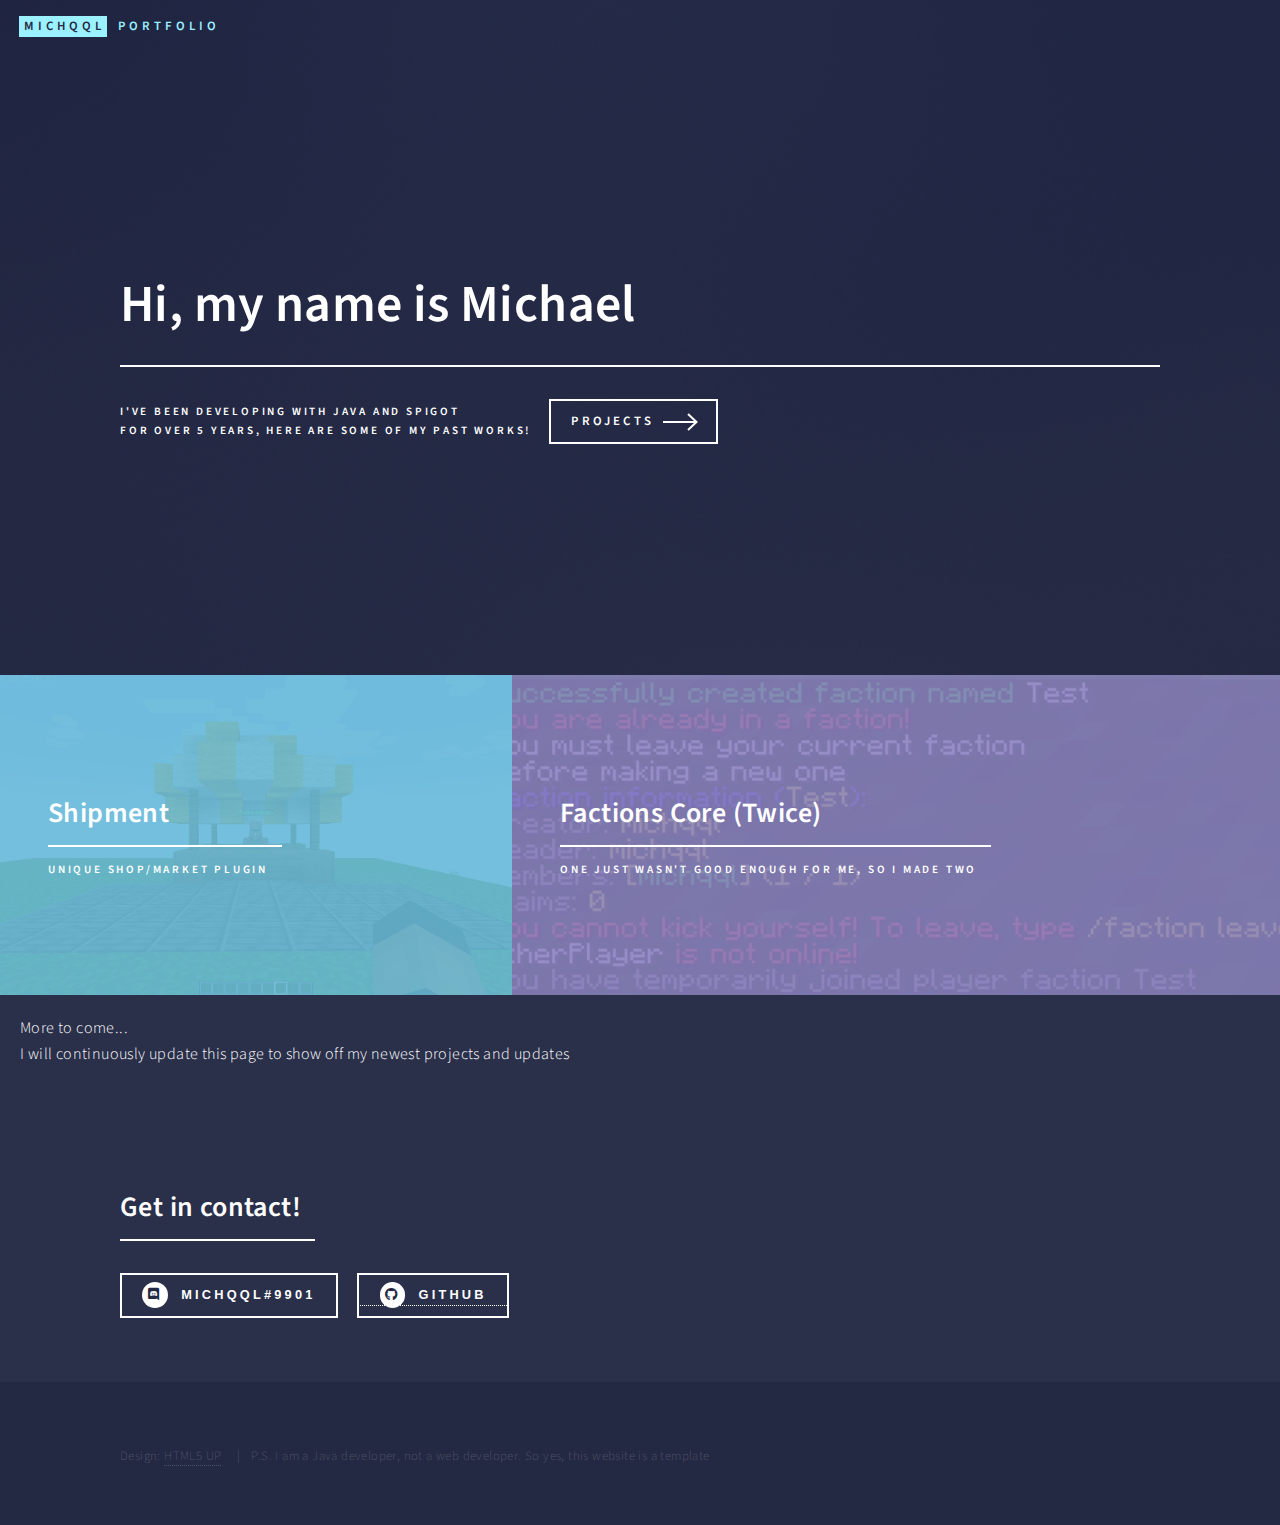
<file: index.html>
<!DOCTYPE HTML>
<!--
	Forty by HTML5 UP
	html5up.net | @ajlkn
	Free for personal and commercial use under the CCA 3.0 license (html5up.net/license)
-->
<html>
	<head>
		<title>michqql's Portfolio</title>
		<meta charset="utf-8" />
		<meta name="viewport" content="width=device-width, initial-scale=1, user-scalable=no" />
		<link rel="stylesheet" href="assets/css/main.css" />
		<noscript><link rel="stylesheet" href="assets/css/noscript.css" /></noscript>
	</head>
	<body class="is-preload">

		<!-- Wrapper -->
			<div id="wrapper">

				<!-- Header -->
					<header id="header" class="alt">
						<a href="index.html" class="logo"><strong>MICHQQL</strong> <span>Portfolio</span></a>
					</header>

				<!-- Banner -->
					<section id="banner" class="major">
						<div class="inner">
							<header class="major">
								<h1>Hi, my name is Michael</h1>
							</header>
							<div class="content">
								<p>
									I've been developing with Java and Spigot <br>
									for over 5 years, here are some of my past works!
								</p>
								<ul class="actions">
									<li><a href="#one" class="button next scrolly">Projects</a></li>
								</ul>
							</div>
						</div>
					</section>

				<!-- Main -->
					<div id="main">

						<!-- One -->
							<section id="one" class="tiles">
								<article>
									<span class="image">
										<img src="images/shipment/preview.png" alt="" />
									</span>
									<header class="major">
										<h3><a href="shipment.html" class="link">Shipment</a></h3>
										<p>Unique shop/market plugin</p>
									</header>
								</article>

								<article>
									<span class="image">
										<img src="images/factions/faction_info.png" alt="" />
									</span>
									<header class="major">
										<h3><a href="factions.html" class="link">Factions Core (Twice)</a></h3>
										<p>One just wasn't good enough for me, so I made two</p>
									</header>
								</article>

								<p style="padding-top: 20px; padding-right: 20px; padding-bottom: 20px; padding-left: 20px">
									More to come... <br>
									I will continuously update this page to show off my newest projects and updates
								</p>

								<!-- Template -->
								<!-- <article>
									<span class="image">
										<img src="images/pic03.jpg" alt="" />
									</span>
									<header class="major">
										<h3><a href="landing.html" class="link">Magna</a></h3>
										<p>Lorem etiam nullam</p>
									</header>
								</article> -->
							</section>

						<!-- Two -->
							<section id="two">
								<div class="inner">
									<header class="major">
										<h2>Get in contact!</h2>
									</header>

									<ul class="icons">
										<li>
											<button onclick="copyToClipboard()" class="icon brands alt fa-discord" id="textToCopy" value="michqql#9901">
												michqql#9901
											</button>
										</li>
										<li>
											<a href="https://github.com/michqql" target="_blank">
												<button class="icon brands alt fa-github">
													Github
												</button>
											</a>
										</li>
									</ul>
								</div>
							</section>
					</div>

					<footer id="footer">
						<div class="inner">
							<ul class="copyright">
								<li>Design: <a href="https://html5up.net">HTML5 UP</a></li>
								<li>P.S. I am a Java developer, not a web developer. So yes, this website is a template</li>
							</ul>
						</div>
					</footer>
			</div>

		<!-- Scripts -->
			<script src="assets/js/jquery.min.js"></script>
			<script src="assets/js/jquery.scrolly.min.js"></script>
			<script src="assets/js/jquery.scrollex.min.js"></script>
			<script src="assets/js/browser.min.js"></script>
			<script src="assets/js/breakpoints.min.js"></script>
			<script src="assets/js/util.js"></script>
			<script src="assets/js/main.js"></script>
			<script src="assets/js/my.js"></script>
	</body>
</html>
</file>
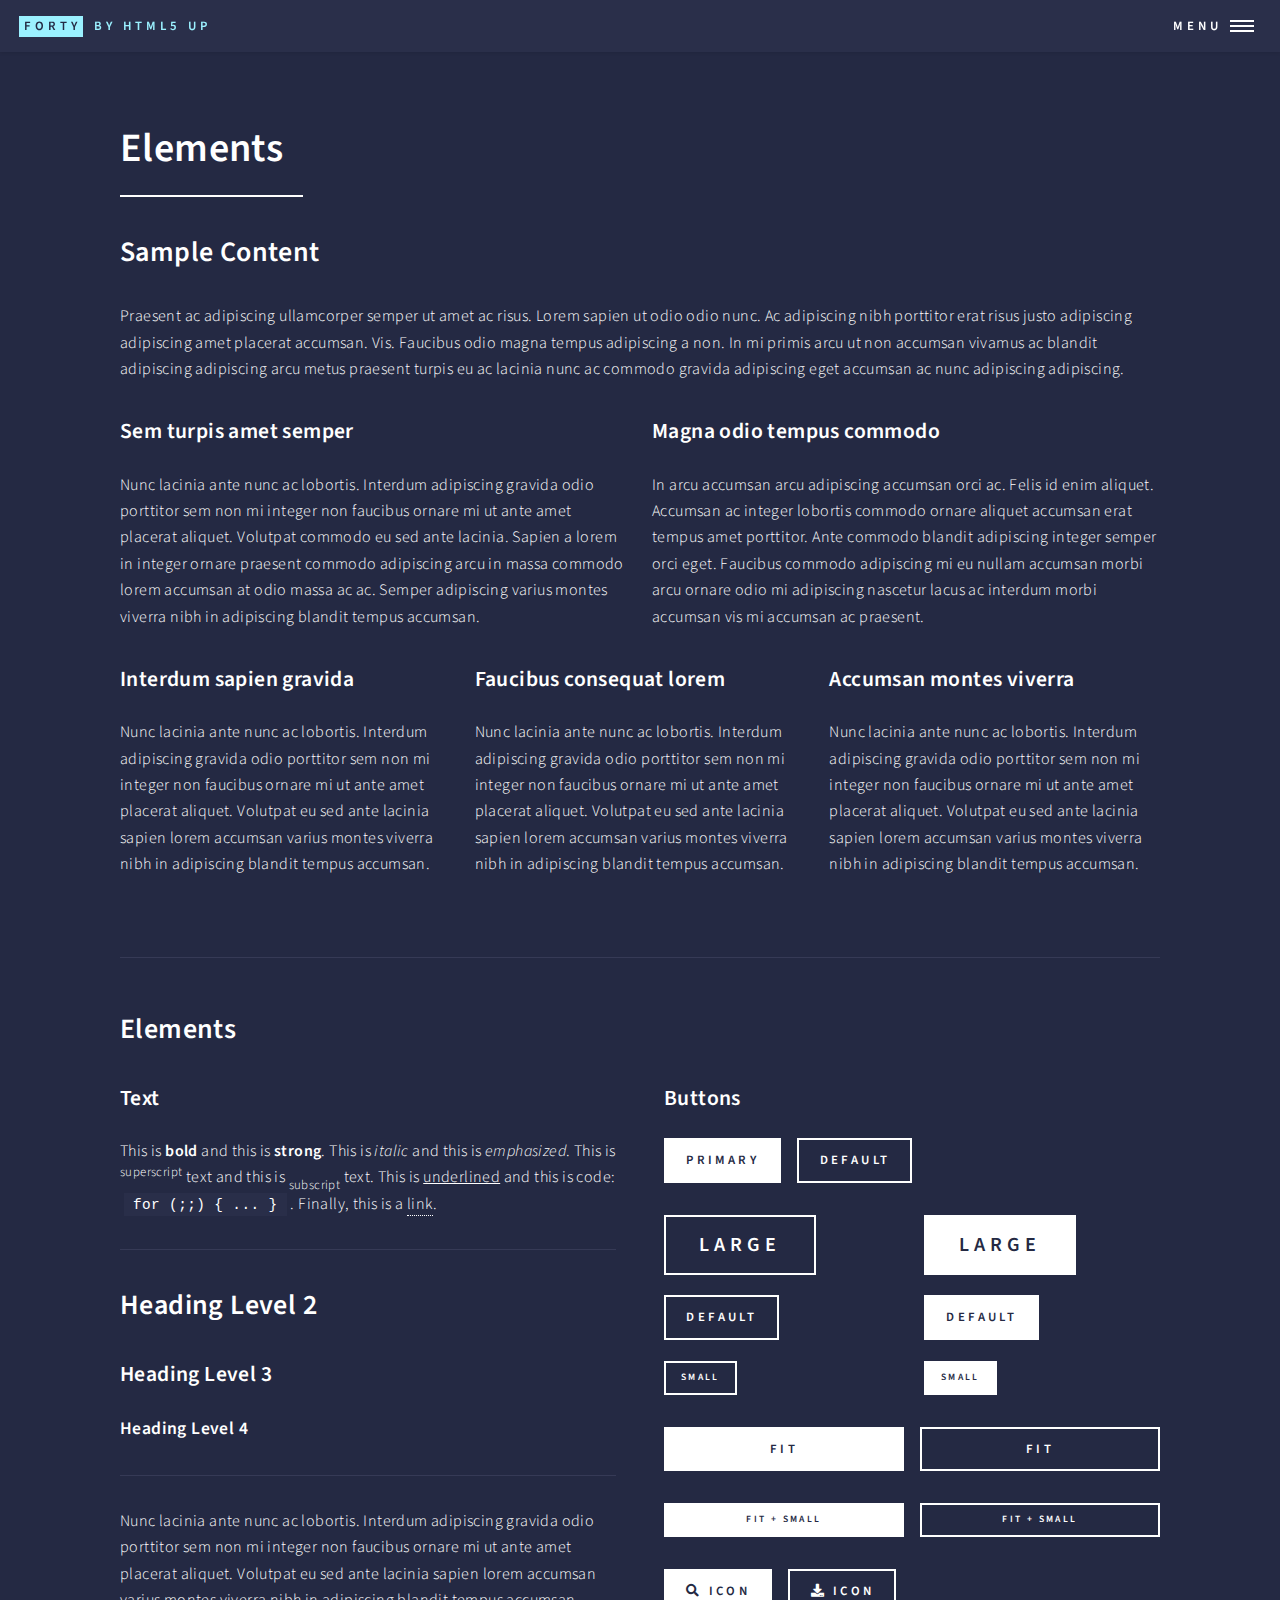
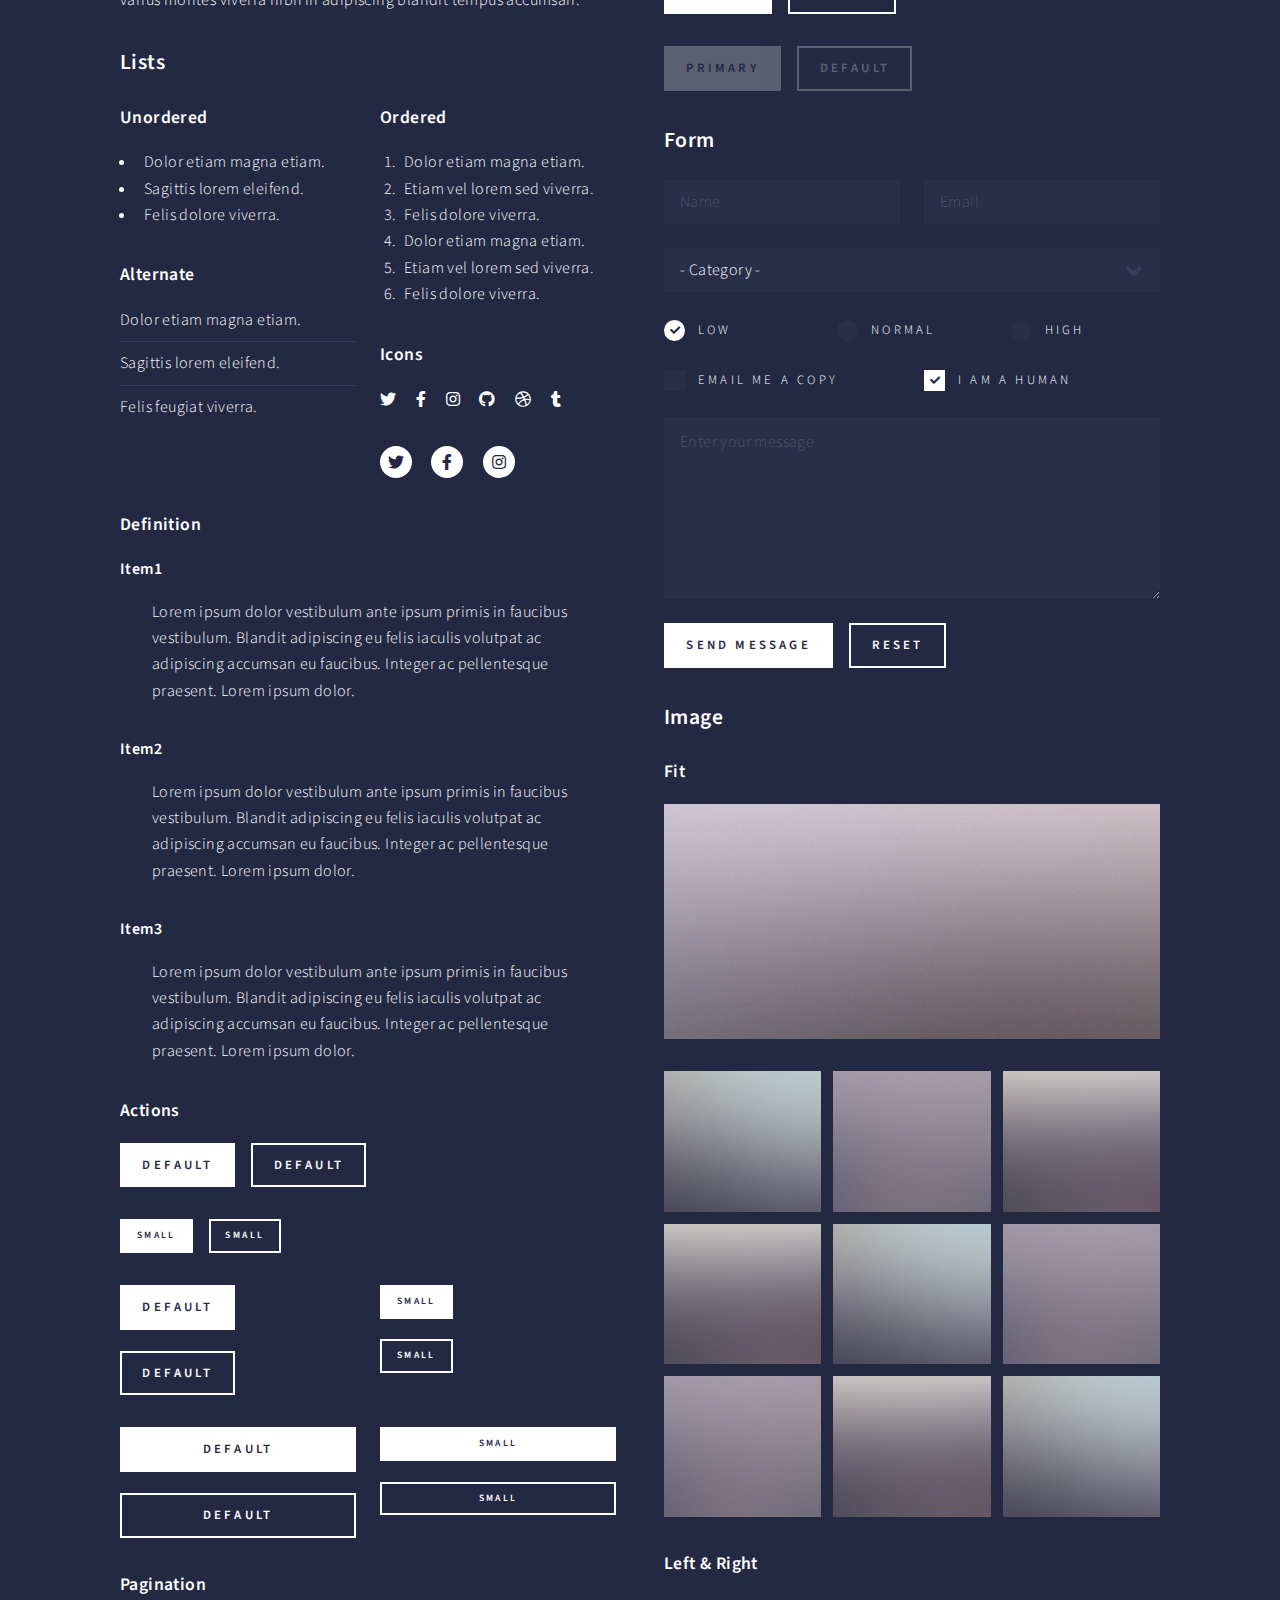
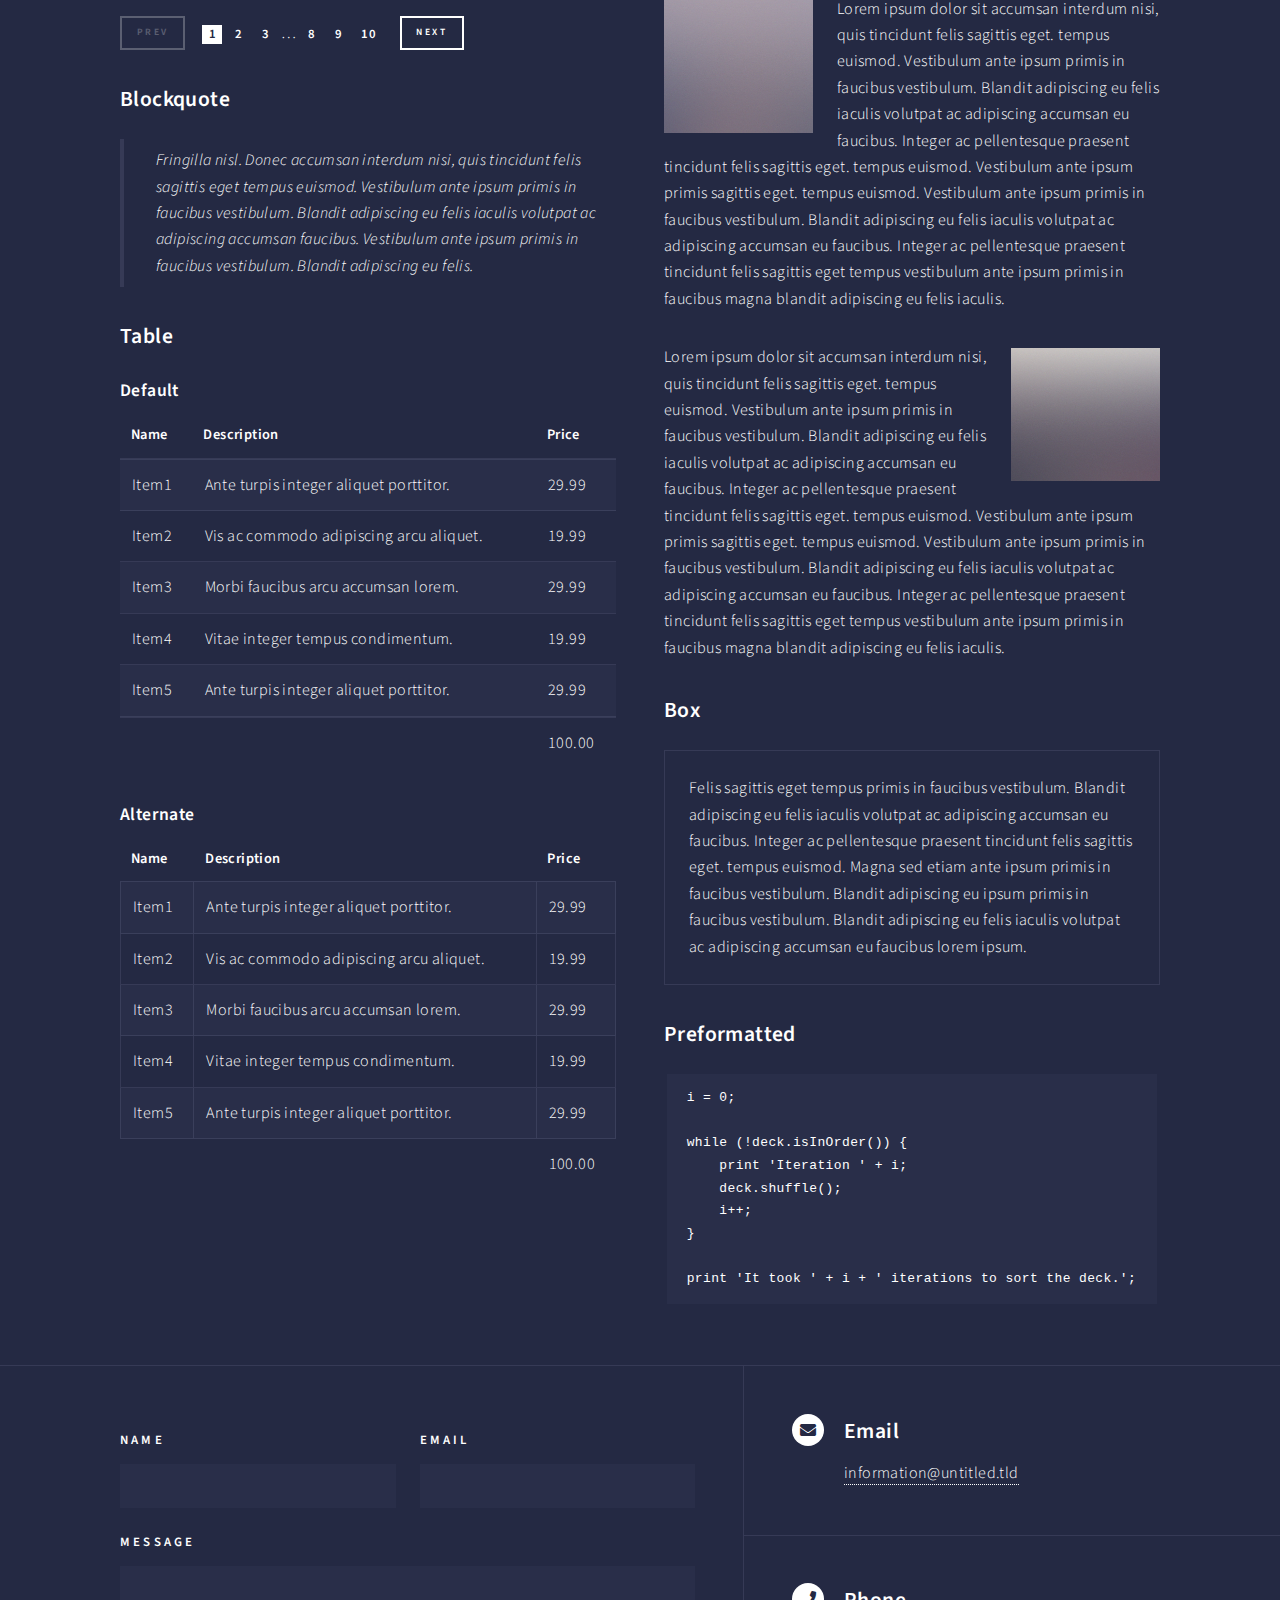
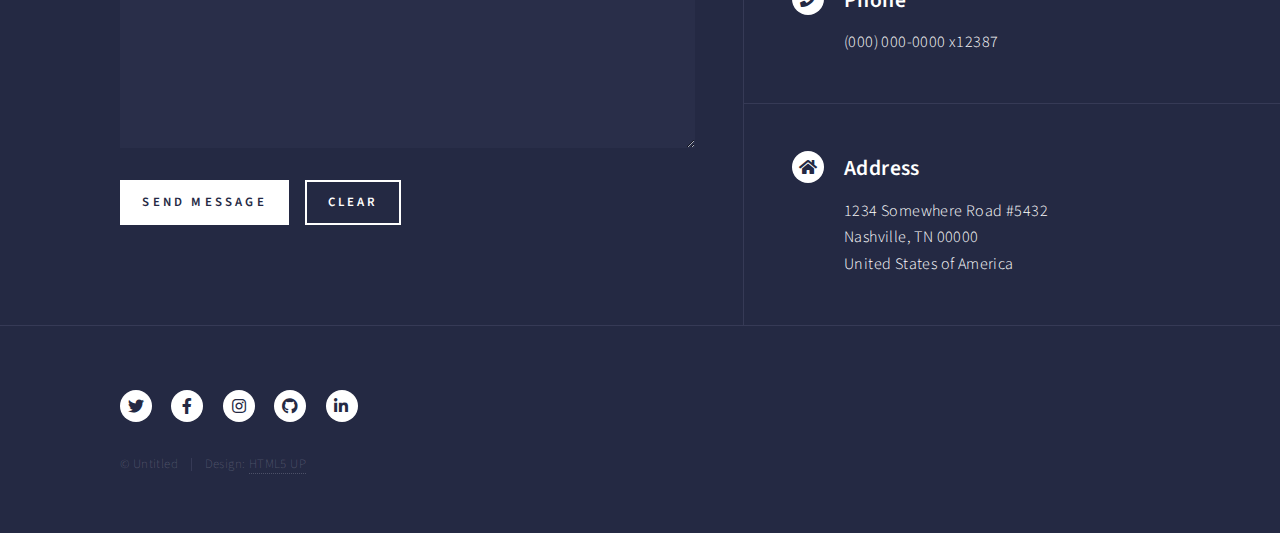
<file: elements.html>
<!DOCTYPE HTML>
<!--
	Forty by HTML5 UP
	html5up.net | @ajlkn
	Free for personal and commercial use under the CCA 3.0 license (html5up.net/license)
-->
<html>
	<head>
		<title>Elements - Forty by HTML5 UP</title>
		<meta charset="utf-8" />
		<meta name="viewport" content="width=device-width, initial-scale=1, user-scalable=no" />
		<link rel="stylesheet" href="assets/css/main.css" />
		<noscript><link rel="stylesheet" href="assets/css/noscript.css" /></noscript>
	</head>
	<body class="is-preload">

		<!-- Wrapper -->
			<div id="wrapper">

				<!-- Header -->
					<header id="header">
						<a href="index.html" class="logo"><strong>Forty</strong> <span>by HTML5 UP</span></a>
						<nav>
							<a href="#menu">Menu</a>
						</nav>
					</header>

				<!-- Menu -->
					<nav id="menu">
						<ul class="links">
							<li><a href="index.html">Home</a></li>
							<li><a href="landing.html">Landing</a></li>
							<li><a href="generic.html">Generic</a></li>
							<li><a href="elements.html">Elements</a></li>
						</ul>
						<ul class="actions stacked">
							<li><a href="#" class="button primary fit">Get Started</a></li>
							<li><a href="#" class="button fit">Log In</a></li>
						</ul>
					</nav>

				<!-- Main -->
					<div id="main" class="alt">

						<!-- One -->
							<section id="one">
								<div class="inner">
									<header class="major">
										<h1>Elements</h1>
									</header>

									<!-- Content -->
										<h2 id="content">Sample Content</h2>
										<p>Praesent ac adipiscing ullamcorper semper ut amet ac risus. Lorem sapien ut odio odio nunc. Ac adipiscing nibh porttitor erat risus justo adipiscing adipiscing amet placerat accumsan. Vis. Faucibus odio magna tempus adipiscing a non. In mi primis arcu ut non accumsan vivamus ac blandit adipiscing adipiscing arcu metus praesent turpis eu ac lacinia nunc ac commodo gravida adipiscing eget accumsan ac nunc adipiscing adipiscing.</p>
										<div class="row">
											<div class="col-6 col-12-small">
												<h3>Sem turpis amet semper</h3>
												<p>Nunc lacinia ante nunc ac lobortis. Interdum adipiscing gravida odio porttitor sem non mi integer non faucibus ornare mi ut ante amet placerat aliquet. Volutpat commodo eu sed ante lacinia. Sapien a lorem in integer ornare praesent commodo adipiscing arcu in massa commodo lorem accumsan at odio massa ac ac. Semper adipiscing varius montes viverra nibh in adipiscing blandit tempus accumsan.</p>
											</div>
											<div class="col-6 col-12-small">
												<h3>Magna odio tempus commodo</h3>
												<p>In arcu accumsan arcu adipiscing accumsan orci ac. Felis id enim aliquet. Accumsan ac integer lobortis commodo ornare aliquet accumsan erat tempus amet porttitor. Ante commodo blandit adipiscing integer semper orci eget. Faucibus commodo adipiscing mi eu nullam accumsan morbi arcu ornare odio mi adipiscing nascetur lacus ac interdum morbi accumsan vis mi accumsan ac praesent.</p>
											</div>
											<!-- Break -->
											<div class="col-4 col-12-medium">
												<h3>Interdum sapien gravida</h3>
												<p>Nunc lacinia ante nunc ac lobortis. Interdum adipiscing gravida odio porttitor sem non mi integer non faucibus ornare mi ut ante amet placerat aliquet. Volutpat eu sed ante lacinia sapien lorem accumsan varius montes viverra nibh in adipiscing blandit tempus accumsan.</p>
											</div>
											<div class="col-4 col-12-medium">
												<h3>Faucibus consequat lorem</h3>
												<p>Nunc lacinia ante nunc ac lobortis. Interdum adipiscing gravida odio porttitor sem non mi integer non faucibus ornare mi ut ante amet placerat aliquet. Volutpat eu sed ante lacinia sapien lorem accumsan varius montes viverra nibh in adipiscing blandit tempus accumsan.</p>
											</div>
											<div class="col-4 col-12-medium">
												<h3>Accumsan montes viverra</h3>
												<p>Nunc lacinia ante nunc ac lobortis. Interdum adipiscing gravida odio porttitor sem non mi integer non faucibus ornare mi ut ante amet placerat aliquet. Volutpat eu sed ante lacinia sapien lorem accumsan varius montes viverra nibh in adipiscing blandit tempus accumsan.</p>
											</div>
										</div>

									<hr class="major" />

									<!-- Elements -->
										<h2 id="elements">Elements</h2>
										<div class="row gtr-200">
											<div class="col-6 col-12-medium">

												<!-- Text stuff -->
													<h3>Text</h3>
													<p>This is <b>bold</b> and this is <strong>strong</strong>. This is <i>italic</i> and this is <em>emphasized</em>.
													This is <sup>superscript</sup> text and this is <sub>subscript</sub> text.
													This is <u>underlined</u> and this is code: <code>for (;;) { ... }</code>.
													Finally, this is a <a href="#">link</a>.</p>
													<hr />
													<h2>Heading Level 2</h2>
													<h3>Heading Level 3</h3>
													<h4>Heading Level 4</h4>
													<hr />
													<p>Nunc lacinia ante nunc ac lobortis. Interdum adipiscing gravida odio porttitor sem non mi integer non faucibus ornare mi ut ante amet placerat aliquet. Volutpat eu sed ante lacinia sapien lorem accumsan varius montes viverra nibh in adipiscing blandit tempus accumsan.</p>

												<!-- Lists -->
													<h3>Lists</h3>
													<div class="row">
														<div class="col-6 col-12-small">

															<h4>Unordered</h4>
															<ul>
																<li>Dolor etiam magna etiam.</li>
																<li>Sagittis lorem eleifend.</li>
																<li>Felis dolore viverra.</li>
															</ul>

															<h4>Alternate</h4>
															<ul class="alt">
																<li>Dolor etiam magna etiam.</li>
																<li>Sagittis lorem eleifend.</li>
																<li>Felis feugiat viverra.</li>
															</ul>

														</div>
														<div class="col-6 col-12-small">

															<h4>Ordered</h4>
															<ol>
																<li>Dolor etiam magna etiam.</li>
																<li>Etiam vel lorem sed viverra.</li>
																<li>Felis dolore viverra.</li>
																<li>Dolor etiam magna etiam.</li>
																<li>Etiam vel lorem sed viverra.</li>
																<li>Felis dolore viverra.</li>
															</ol>

															<h4>Icons</h4>
															<ul class="icons">
																<li><a href="#" class="icon brands fa-twitter"><span class="label">Twitter</span></a></li>
																<li><a href="#" class="icon brands fa-facebook-f"><span class="label">Facebook</span></a></li>
																<li><a href="#" class="icon brands fa-instagram"><span class="label">Instagram</span></a></li>
																<li><a href="#" class="icon brands fa-github"><span class="label">Github</span></a></li>
																<li><a href="#" class="icon brands fa-dribbble"><span class="label">Dribbble</span></a></li>
																<li><a href="#" class="icon brands fa-tumblr"><span class="label">Tumblr</span></a></li>
															</ul>
															<ul class="icons">
																<li><a href="#" class="icon brands alt fa-twitter"><span class="label">Twitter</span></a></li>
																<li><a href="#" class="icon brands alt fa-facebook-f"><span class="label">Facebook</span></a></li>
																<li><a href="#" class="icon brands alt fa-instagram"><span class="label">Instagram</span></a></li>
															</ul>

														</div>
													</div>
													<h4>Definition</h4>
													<dl>
														<dt>Item1</dt>
														<dd>
															<p>Lorem ipsum dolor vestibulum ante ipsum primis in faucibus vestibulum. Blandit adipiscing eu felis iaculis volutpat ac adipiscing accumsan eu faucibus. Integer ac pellentesque praesent. Lorem ipsum dolor.</p>
														</dd>
														<dt>Item2</dt>
														<dd>
															<p>Lorem ipsum dolor vestibulum ante ipsum primis in faucibus vestibulum. Blandit adipiscing eu felis iaculis volutpat ac adipiscing accumsan eu faucibus. Integer ac pellentesque praesent. Lorem ipsum dolor.</p>
														</dd>
														<dt>Item3</dt>
														<dd>
															<p>Lorem ipsum dolor vestibulum ante ipsum primis in faucibus vestibulum. Blandit adipiscing eu felis iaculis volutpat ac adipiscing accumsan eu faucibus. Integer ac pellentesque praesent. Lorem ipsum dolor.</p>
														</dd>
													</dl>

													<h4>Actions</h4>
													<ul class="actions">
														<li><a href="#" class="button primary">Default</a></li>
														<li><a href="#" class="button">Default</a></li>
													</ul>
													<ul class="actions small">
														<li><a href="#" class="button primary small">Small</a></li>
														<li><a href="#" class="button small">Small</a></li>
													</ul>
													<div class="row">
														<div class="col-6 col-12-small">
															<ul class="actions stacked">
																<li><a href="#" class="button primary">Default</a></li>
																<li><a href="#" class="button">Default</a></li>
															</ul>
														</div>
														<div class="col-6 col-12-small">
															<ul class="actions stacked">
																<li><a href="#" class="button primary small">Small</a></li>
																<li><a href="#" class="button small">Small</a></li>
															</ul>
														</div>
														<div class="col-6 col-12-small">
															<ul class="actions stacked">
																<li><a href="#" class="button primary fit">Default</a></li>
																<li><a href="#" class="button fit">Default</a></li>
															</ul>
														</div>
														<div class="col-6 col-12-small">
															<ul class="actions stacked">
																<li><a href="#" class="button primary small fit">Small</a></li>
																<li><a href="#" class="button small fit">Small</a></li>
															</ul>
														</div>
													</div>

													<h4>Pagination</h4>
													<ul class="pagination">
														<li><span class="button small disabled">Prev</span></li>
														<li><a href="#" class="page active">1</a></li>
														<li><a href="#" class="page">2</a></li>
														<li><a href="#" class="page">3</a></li>
														<li><span>&hellip;</span></li>
														<li><a href="#" class="page">8</a></li>
														<li><a href="#" class="page">9</a></li>
														<li><a href="#" class="page">10</a></li>
														<li><a href="#" class="button small">Next</a></li>
													</ul>

												<!-- Blockquote -->
													<h3>Blockquote</h3>
													<blockquote>Fringilla nisl. Donec accumsan interdum nisi, quis tincidunt felis sagittis eget tempus euismod. Vestibulum ante ipsum primis in faucibus vestibulum. Blandit adipiscing eu felis iaculis volutpat ac adipiscing accumsan faucibus. Vestibulum ante ipsum primis in faucibus vestibulum. Blandit adipiscing eu felis.</blockquote>

												<!-- Table -->
													<h3>Table</h3>

													<h4>Default</h4>
													<div class="table-wrapper">
														<table>
															<thead>
																<tr>
																	<th>Name</th>
																	<th>Description</th>
																	<th>Price</th>
																</tr>
															</thead>
															<tbody>
																<tr>
																	<td>Item1</td>
																	<td>Ante turpis integer aliquet porttitor.</td>
																	<td>29.99</td>
																</tr>
																<tr>
																	<td>Item2</td>
																	<td>Vis ac commodo adipiscing arcu aliquet.</td>
																	<td>19.99</td>
																</tr>
																<tr>
																	<td>Item3</td>
																	<td> Morbi faucibus arcu accumsan lorem.</td>
																	<td>29.99</td>
																</tr>
																<tr>
																	<td>Item4</td>
																	<td>Vitae integer tempus condimentum.</td>
																	<td>19.99</td>
																</tr>
																<tr>
																	<td>Item5</td>
																	<td>Ante turpis integer aliquet porttitor.</td>
																	<td>29.99</td>
																</tr>
															</tbody>
															<tfoot>
																<tr>
																	<td colspan="2"></td>
																	<td>100.00</td>
																</tr>
															</tfoot>
														</table>
													</div>

													<h4>Alternate</h4>
													<div class="table-wrapper">
														<table class="alt">
															<thead>
																<tr>
																	<th>Name</th>
																	<th>Description</th>
																	<th>Price</th>
																</tr>
															</thead>
															<tbody>
																<tr>
																	<td>Item1</td>
																	<td>Ante turpis integer aliquet porttitor.</td>
																	<td>29.99</td>
																</tr>
																<tr>
																	<td>Item2</td>
																	<td>Vis ac commodo adipiscing arcu aliquet.</td>
																	<td>19.99</td>
																</tr>
																<tr>
																	<td>Item3</td>
																	<td> Morbi faucibus arcu accumsan lorem.</td>
																	<td>29.99</td>
																</tr>
																<tr>
																	<td>Item4</td>
																	<td>Vitae integer tempus condimentum.</td>
																	<td>19.99</td>
																</tr>
																<tr>
																	<td>Item5</td>
																	<td>Ante turpis integer aliquet porttitor.</td>
																	<td>29.99</td>
																</tr>
															</tbody>
															<tfoot>
																<tr>
																	<td colspan="2"></td>
																	<td>100.00</td>
																</tr>
															</tfoot>
														</table>
													</div>

											</div>
											<div class="col-6 col-12-medium">

												<!-- Buttons -->
													<h3>Buttons</h3>
													<ul class="actions">
														<li><a href="#" class="button primary">Primary</a></li>
														<li><a href="#" class="button">Default</a></li>
													</ul>
													<div class="row">
														<div class="col-6 col-12-xsmall">
															<ul class="actions stacked">
																<li><a href="#" class="button large">Large</a></li>
																<li><a href="#" class="button">Default</a></li>
																<li><a href="#" class="button small">Small</a></li>
															</ul>
														</div>
														<div class="col-6 col-12-xsmall">
															<ul class="actions stacked">
																<li><a href="#" class="button primary large">Large</a></li>
																<li><a href="#" class="button primary">Default</a></li>
																<li><a href="#" class="button primary small">Small</a></li>
															</ul>
														</div>
													</div>
													<ul class="actions fit">
														<li><a href="#" class="button primary fit">Fit</a></li>
														<li><a href="#" class="button fit">Fit</a></li>
													</ul>
													<ul class="actions fit small">
														<li><a href="#" class="button primary fit small">Fit + Small</a></li>
														<li><a href="#" class="button fit small">Fit + Small</a></li>
													</ul>
													<ul class="actions">
														<li><a href="#" class="button primary icon solid fa-search">Icon</a></li>
														<li><a href="#" class="button icon solid fa-download">Icon</a></li>
													</ul>
													<ul class="actions">
														<li><span class="button primary disabled">Primary</span></li>
														<li><span class="button disabled">Default</span></li>
													</ul>

												<!-- Form -->
													<h3>Form</h3>

													<form method="post" action="#">
														<div class="row gtr-uniform">
															<div class="col-6 col-12-xsmall">
																<input type="text" name="demo-name" id="demo-name" value="" placeholder="Name" />
															</div>
															<div class="col-6 col-12-xsmall">
																<input type="email" name="demo-email" id="demo-email" value="" placeholder="Email" />
															</div>
															<!-- Break -->
															<div class="col-12">
																<select name="demo-category" id="demo-category">
																	<option value="">- Category -</option>
																	<option value="1">Manufacturing</option>
																	<option value="1">Shipping</option>
																	<option value="1">Administration</option>
																	<option value="1">Human Resources</option>
																</select>
															</div>
															<!-- Break -->
															<div class="col-4 col-12-small">
																<input type="radio" id="demo-priority-low" name="demo-priority" checked>
																<label for="demo-priority-low">Low</label>
															</div>
															<div class="col-4 col-12-small">
																<input type="radio" id="demo-priority-normal" name="demo-priority">
																<label for="demo-priority-normal">Normal</label>
															</div>
															<div class="col-4 col-12-small">
																<input type="radio" id="demo-priority-high" name="demo-priority">
																<label for="demo-priority-high">High</label>
															</div>
															<!-- Break -->
															<div class="col-6 col-12-small">
																<input type="checkbox" id="demo-copy" name="demo-copy">
																<label for="demo-copy">Email me a copy</label>
															</div>
															<div class="col-6 col-12-small">
																<input type="checkbox" id="demo-human" name="demo-human" checked>
																<label for="demo-human">I am a human</label>
															</div>
															<!-- Break -->
															<div class="col-12">
																<textarea name="demo-message" id="demo-message" placeholder="Enter your message" rows="6"></textarea>
															</div>
															<!-- Break -->
															<div class="col-12">
																<ul class="actions">
																	<li><input type="submit" value="Send Message" class="primary" /></li>
																	<li><input type="reset" value="Reset" /></li>
																</ul>
															</div>
														</div>
													</form>

												<!-- Image -->
													<h3>Image</h3>

													<h4>Fit</h4>
													<span class="image fit"><img src="images/pic03.jpg" alt="" /></span>
													<div class="box alt">
														<div class="row gtr-50 gtr-uniform">
															<div class="col-4"><span class="image fit"><img src="images/pic08.jpg" alt="" /></span></div>
															<div class="col-4"><span class="image fit"><img src="images/pic09.jpg" alt="" /></span></div>
															<div class="col-4"><span class="image fit"><img src="images/pic10.jpg" alt="" /></span></div>
															<!-- Break -->
															<div class="col-4"><span class="image fit"><img src="images/pic10.jpg" alt="" /></span></div>
															<div class="col-4"><span class="image fit"><img src="images/pic08.jpg" alt="" /></span></div>
															<div class="col-4"><span class="image fit"><img src="images/pic09.jpg" alt="" /></span></div>
															<!-- Break -->
															<div class="col-4"><span class="image fit"><img src="images/pic09.jpg" alt="" /></span></div>
															<div class="col-4"><span class="image fit"><img src="images/pic10.jpg" alt="" /></span></div>
															<div class="col-4"><span class="image fit"><img src="images/pic08.jpg" alt="" /></span></div>
														</div>
													</div>

													<h4>Left &amp; Right</h4>
													<p><span class="image left"><img src="images/pic09.jpg" alt="" /></span>Lorem ipsum dolor sit accumsan interdum nisi, quis tincidunt felis sagittis eget. tempus euismod. Vestibulum ante ipsum primis in faucibus vestibulum. Blandit adipiscing eu felis iaculis volutpat ac adipiscing accumsan eu faucibus. Integer ac pellentesque praesent tincidunt felis sagittis eget. tempus euismod. Vestibulum ante ipsum primis sagittis eget. tempus euismod. Vestibulum ante ipsum primis in faucibus vestibulum. Blandit adipiscing eu felis iaculis volutpat ac adipiscing accumsan eu faucibus. Integer ac pellentesque praesent tincidunt felis sagittis eget tempus vestibulum ante ipsum primis in faucibus magna blandit adipiscing eu felis iaculis.</p>
													<p><span class="image right"><img src="images/pic10.jpg" alt="" /></span>Lorem ipsum dolor sit accumsan interdum nisi, quis tincidunt felis sagittis eget. tempus euismod. Vestibulum ante ipsum primis in faucibus vestibulum. Blandit adipiscing eu felis iaculis volutpat ac adipiscing accumsan eu faucibus. Integer ac pellentesque praesent tincidunt felis sagittis eget. tempus euismod. Vestibulum ante ipsum primis sagittis eget. tempus euismod. Vestibulum ante ipsum primis in faucibus vestibulum. Blandit adipiscing eu felis iaculis volutpat ac adipiscing accumsan eu faucibus. Integer ac pellentesque praesent tincidunt felis sagittis eget tempus vestibulum ante ipsum primis in faucibus magna blandit adipiscing eu felis iaculis.</p>

												<!-- Box -->
													<h3>Box</h3>
													<div class="box">
														<p>Felis sagittis eget tempus primis in faucibus vestibulum. Blandit adipiscing eu felis iaculis volutpat ac adipiscing accumsan eu faucibus. Integer ac pellentesque praesent tincidunt felis sagittis eget. tempus euismod. Magna sed etiam ante ipsum primis in faucibus vestibulum. Blandit adipiscing eu ipsum primis in faucibus vestibulum. Blandit adipiscing eu felis iaculis volutpat ac adipiscing accumsan eu faucibus lorem ipsum.</p>
													</div>

												<!-- Preformatted Code -->
													<h3>Preformatted</h3>
													<pre><code>i = 0;

while (!deck.isInOrder()) {
    print 'Iteration ' + i;
    deck.shuffle();
    i++;
}

print 'It took ' + i + ' iterations to sort the deck.';
</code></pre>

											</div>
										</div>

								</div>
							</section>

					</div>

				<!-- Contact -->
					<section id="contact">
						<div class="inner">
							<section>
								<form method="post" action="#">
									<div class="fields">
										<div class="field half">
											<label for="name">Name</label>
											<input type="text" name="name" id="name" />
										</div>
										<div class="field half">
											<label for="email">Email</label>
											<input type="text" name="email" id="email" />
										</div>
										<div class="field">
											<label for="message">Message</label>
											<textarea name="message" id="message" rows="6"></textarea>
										</div>
									</div>
									<ul class="actions">
										<li><input type="submit" value="Send Message" class="primary" /></li>
										<li><input type="reset" value="Clear" /></li>
									</ul>
								</form>
							</section>
							<section class="split">
								<section>
									<div class="contact-method">
										<span class="icon solid alt fa-envelope"></span>
										<h3>Email</h3>
										<a href="#">information@untitled.tld</a>
									</div>
								</section>
								<section>
									<div class="contact-method">
										<span class="icon solid alt fa-phone"></span>
										<h3>Phone</h3>
										<span>(000) 000-0000 x12387</span>
									</div>
								</section>
								<section>
									<div class="contact-method">
										<span class="icon solid alt fa-home"></span>
										<h3>Address</h3>
										<span>1234 Somewhere Road #5432<br />
										Nashville, TN 00000<br />
										United States of America</span>
									</div>
								</section>
							</section>
						</div>
					</section>

				<!-- Footer -->
					<footer id="footer">
						<div class="inner">
							<ul class="icons">
								<li><a href="#" class="icon brands alt fa-twitter"><span class="label">Twitter</span></a></li>
								<li><a href="#" class="icon brands alt fa-facebook-f"><span class="label">Facebook</span></a></li>
								<li><a href="#" class="icon brands alt fa-instagram"><span class="label">Instagram</span></a></li>
								<li><a href="#" class="icon brands alt fa-github"><span class="label">GitHub</span></a></li>
								<li><a href="#" class="icon brands alt fa-linkedin-in"><span class="label">LinkedIn</span></a></li>
							</ul>
							<ul class="copyright">
								<li>&copy; Untitled</li><li>Design: <a href="https://html5up.net">HTML5 UP</a></li>
							</ul>
						</div>
					</footer>

			</div>

		<!-- Scripts -->
			<script src="assets/js/jquery.min.js"></script>
			<script src="assets/js/jquery.scrolly.min.js"></script>
			<script src="assets/js/jquery.scrollex.min.js"></script>
			<script src="assets/js/browser.min.js"></script>
			<script src="assets/js/breakpoints.min.js"></script>
			<script src="assets/js/util.js"></script>
			<script src="assets/js/main.js"></script>

	</body>
</html>
</file>
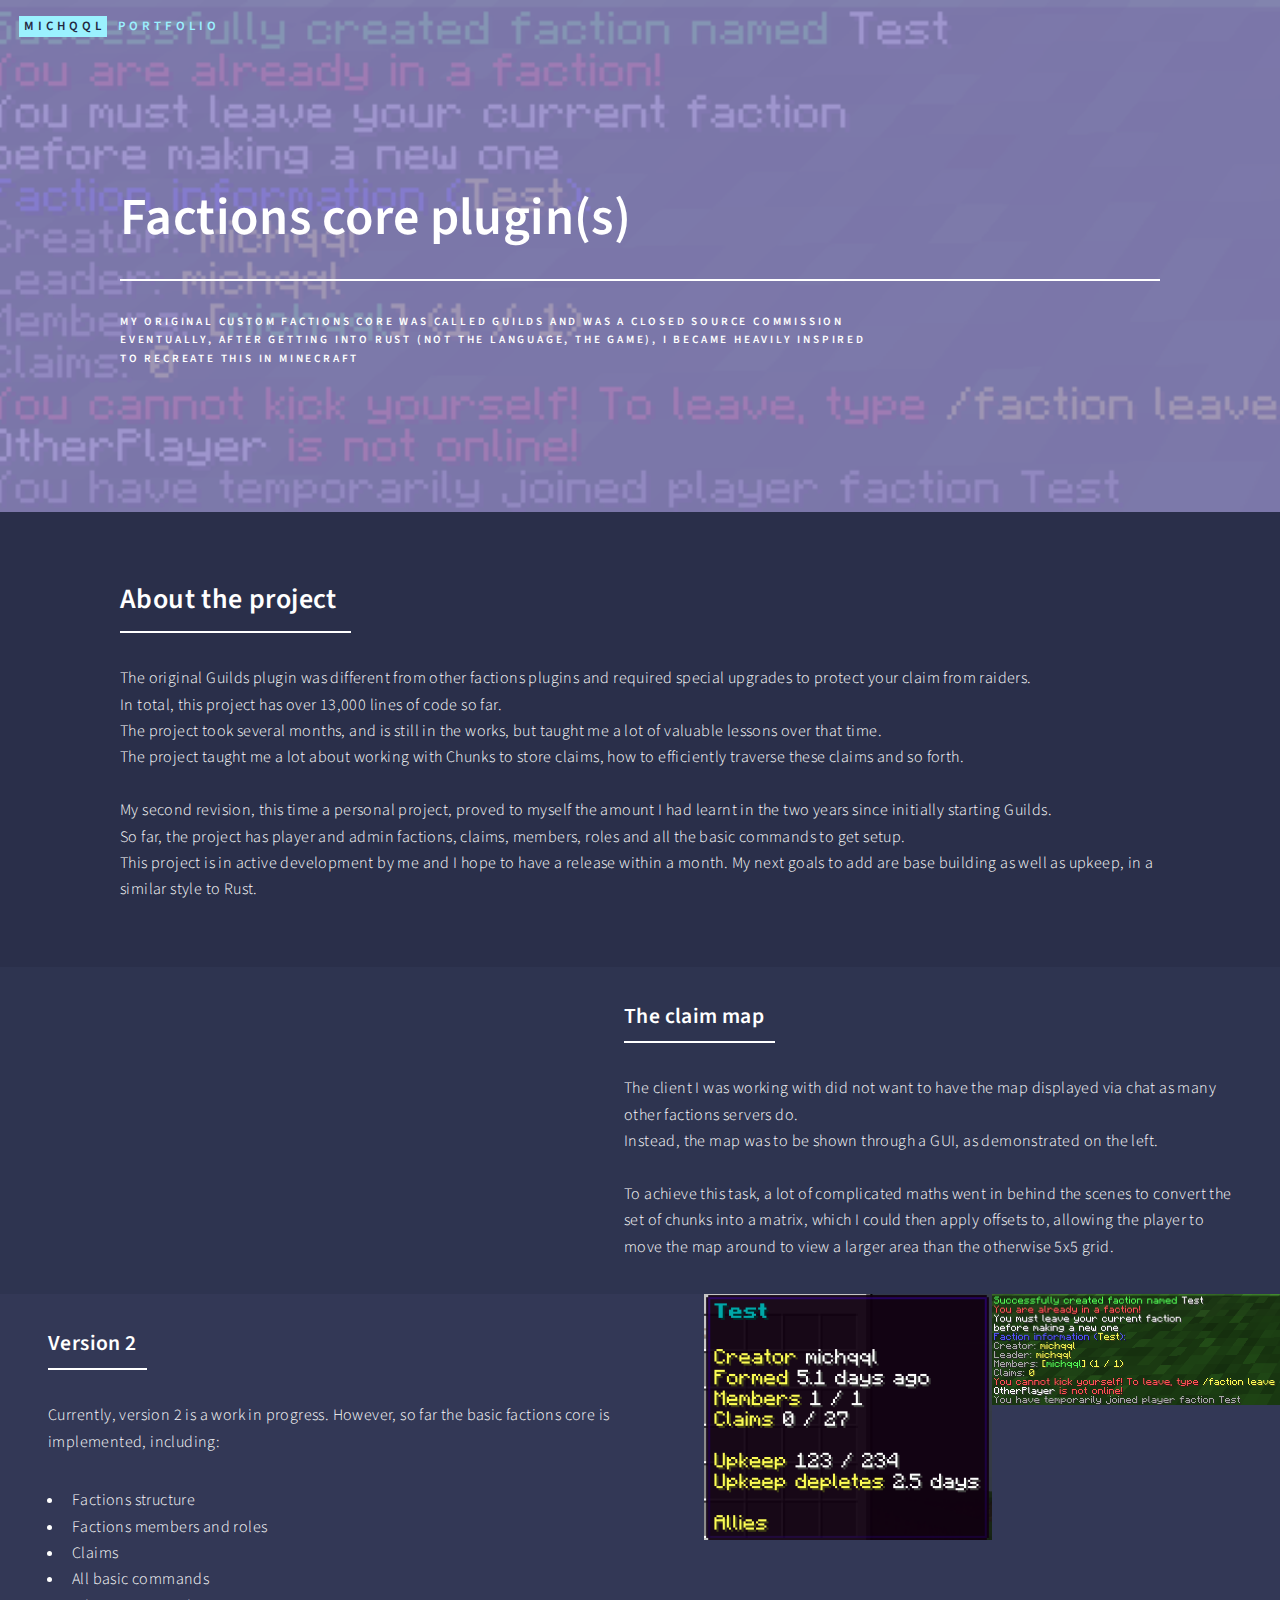
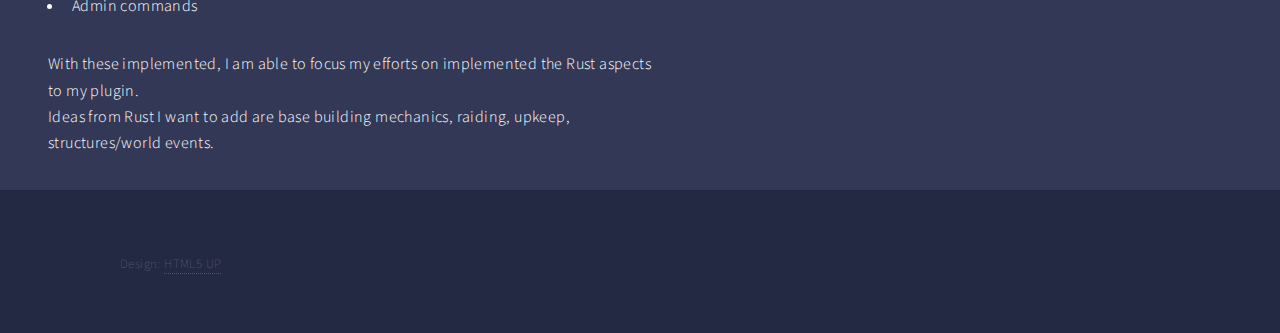
<file: factions.html>
<!DOCTYPE HTML>
<!--
	Forty by HTML5 UP
	html5up.net | @ajlkn
	Free for personal and commercial use under the CCA 3.0 license (html5up.net/license)
-->
<html>
	<head>
		<title>Factions</title>
		<meta charset="utf-8" />
		<meta name="viewport" content="width=device-width, initial-scale=1, user-scalable=no" />
		<link rel="stylesheet" href="assets/css/main.css" />
		<noscript><link rel="stylesheet" href="assets/css/noscript.css" /></noscript>
	</head>
	<body class="is-preload">

		<!-- Wrapper -->
			<div id="wrapper">

				<!-- Header -->
				<!-- Note: The "styleN" class below should match that of the banner element. -->
				<header id="header" class="alt">
					<a href="index.html" class="logo"><strong>MICHQQL</strong> <span>Portfolio</span></a>
				</header>

				<!-- Banner -->
				<!-- Note: The "styleN" class below should match that of the header element. -->
					<section id="banner" class="style2">
						<div class="inner">
							<span class="image">
								<!-- <img src="images/pic07.jpg" alt="" /> -->
								<img src="images/factions/faction_info.png" alt="" />
							</span>
							<header class="major">
								<h1>Factions core plugin(s)</h1>
							</header>
							<div class="content">
								<p>
									My original custom factions core was called Guilds and was a closed source commission<br>
									Eventually, after getting into Rust (not the language, the game), I became heavily inspired <br>
									to recreate this in Minecraft
								</p>
							</div>
						</div>
					</section>

				<!-- Main -->
					<div id="main">

						<!-- One -->
							<section id="one">
								<div class="inner">
									<header class="major">
										<h2>About the project</h2>
									</header>
									<p>
										The original Guilds plugin was different from other factions plugins and required
										special upgrades to protect your claim from raiders. <br>
										In total, this project has over 13,000 lines of code so far. <br>
										The project took several months, and is still in the works, but taught me a lot of
										valuable lessons over that time. <br>
										The project taught me a lot about working with Chunks to store claims,
										how to efficiently traverse these claims and so forth. <br> <br>

										My second revision, this time a personal project, proved to myself the amount I had
										learnt in the two years since initially starting Guilds. <br>
										So far, the project has player and admin factions, claims, members, roles and all the
										basic commands to get setup. <br>
										This project is in active development by me and I hope to have a release within a month.
										My next goals to add are base building as well as upkeep, in a similar style to Rust.
									</p>
								</div>
							</section>

						<!-- Two -->
							<section id="two" class="spotlights">
								<section>
									<!-- Streamable embed -->
									<div class="image">
										<iframe src="https://streamable.com/e/ohsgtj?loop=0" frameborder="0" width="100%" height="100%" allowfullscreen style="width:100%;height:100%;position:absolute;left:0px;top:0px;overflow:hidden;">
										</iframe>
									</div>
									<div class="content">
										<div class="inner">
											<header class="major">
												<h3>The claim map</h3>
											</header>
											<p>
												The client I was working with did not want to have the map displayed via chat as many other factions servers do.<br>
												Instead, the map was to be shown through a GUI, as demonstrated on the left. <br> <br>
												To achieve this task, a lot of complicated maths went in behind the scenes to convert the set of chunks into a
												matrix, which I could then apply offsets to, allowing the player to move the map around to view a larger area than
												the otherwise 5x5 grid.
											</p>
										</div>
									</div>
								</section>

								<section>
									<a class="image">
										<img src="images/factions/faction_info.png" alt="" data-position="center center" />
									</a>
									<a class="image">
										<img src="images/factions/faction_gui.png" alt="" data-position="center center" />
									</a>
									<div class="content">
										<div class="inner">
											<header class="major">
												<h3>Version 2</h3>
											</header>
											<p>
												Currently, version 2 is a work in progress. However, so far the basic factions core is implemented, including:
												<ul>
													<li>Factions structure</li>
													<li>Factions members and roles</li>
													<li>Claims</li>
													<li>All basic commands</li>
													<li>Admin commands</li>
												</ul>
												With these implemented, I am able to focus my efforts on implemented the Rust aspects to my plugin. <br>
												Ideas from Rust I want to add are base building mechanics, raiding, upkeep, structures/world events.
											</p>
										</div>
									</div>
								</section>
							</section>

					</div>

				<!-- Footer -->
					<footer id="footer">
						<div class="inner">
							<ul class="copyright">
								<li>Design: <a href="https://html5up.net">HTML5 UP</a></li>
							</ul>
						</div>
					</footer>

			</div>

		<!-- Scripts -->
			<script src="assets/js/jquery.min.js"></script>
			<script src="assets/js/jquery.scrolly.min.js"></script>
			<script src="assets/js/jquery.scrollex.min.js"></script>
			<script src="assets/js/browser.min.js"></script>
			<script src="assets/js/breakpoints.min.js"></script>
			<script src="assets/js/util.js"></script>
			<script src="assets/js/main.js"></script>

	</body>
</html>
</file>
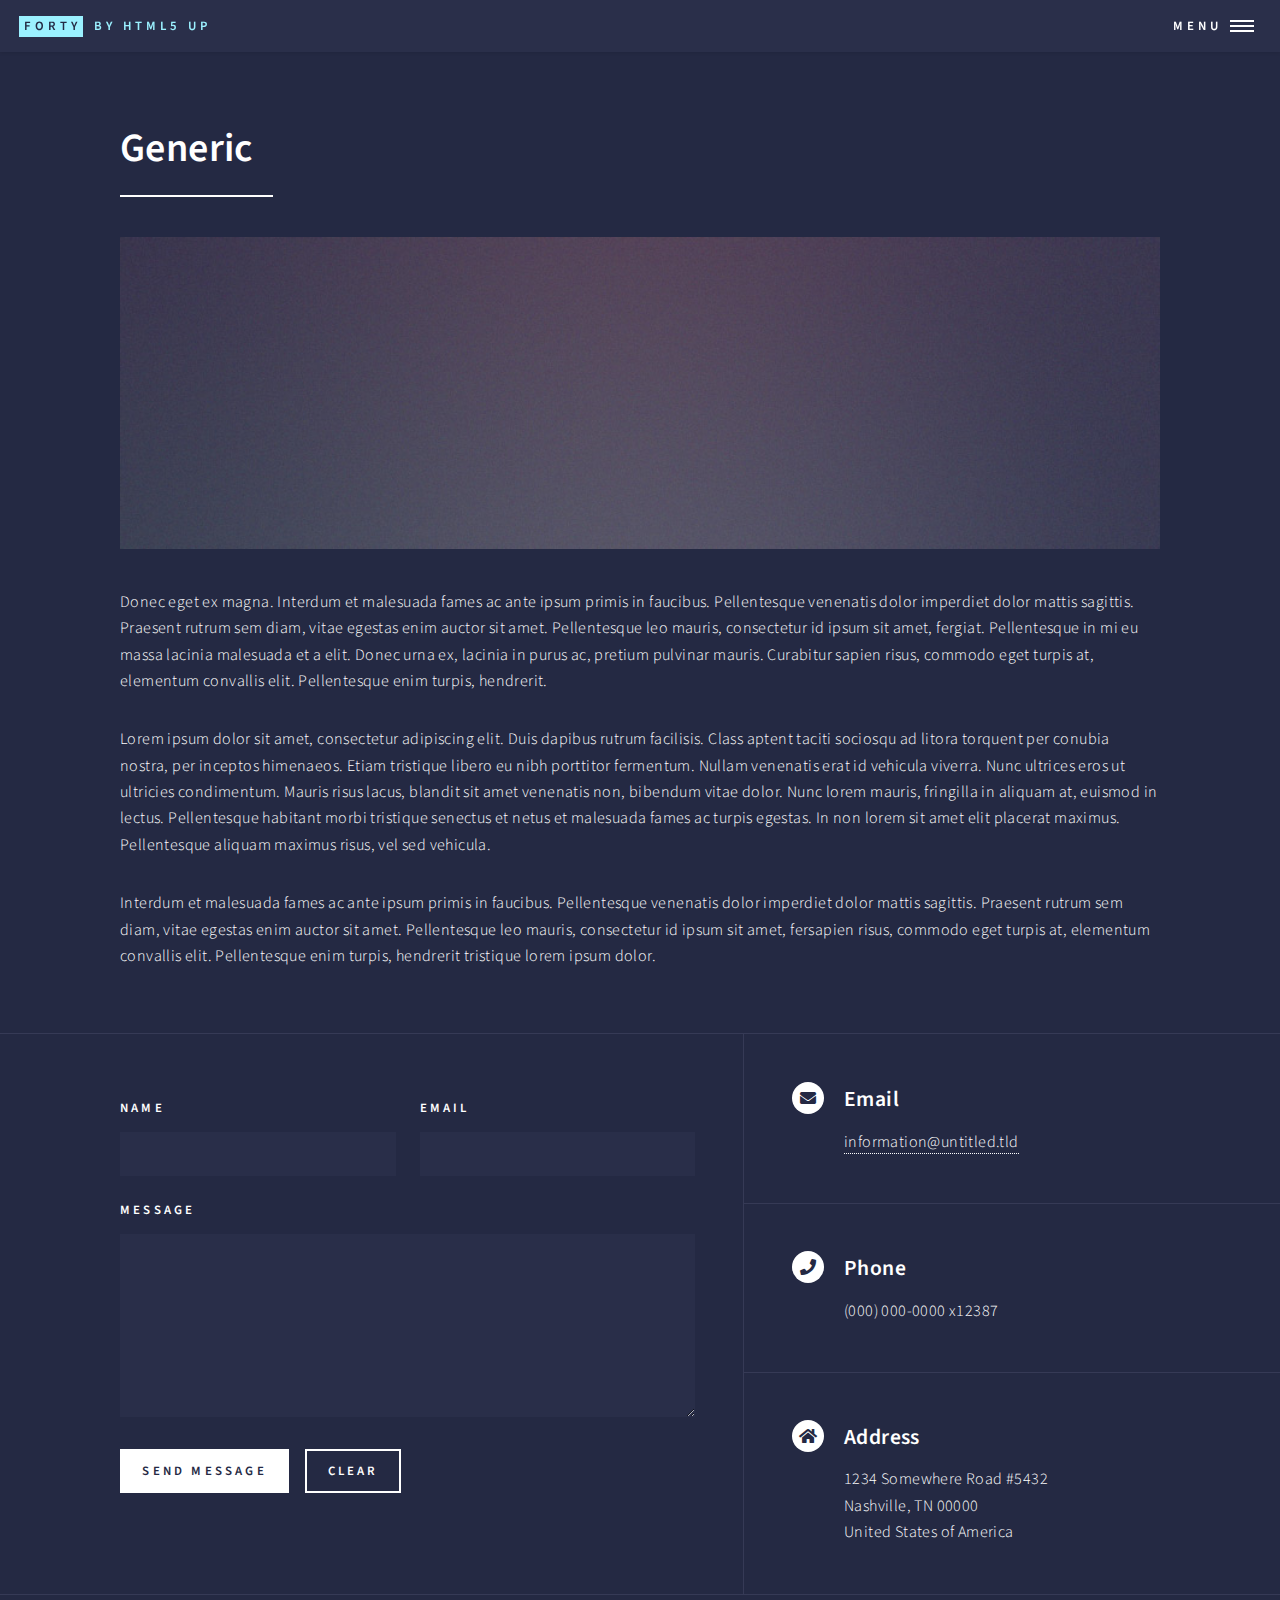
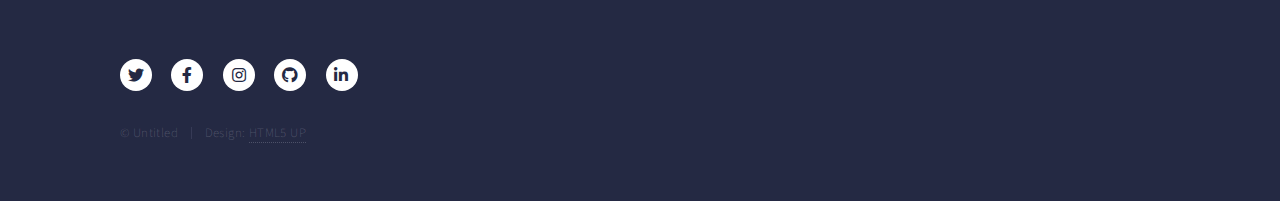
<file: generic.html>
<!DOCTYPE HTML>
<!--
	Forty by HTML5 UP
	html5up.net | @ajlkn
	Free for personal and commercial use under the CCA 3.0 license (html5up.net/license)
-->
<html>
	<head>
		<title>Generic - Forty by HTML5 UP</title>
		<meta charset="utf-8" />
		<meta name="viewport" content="width=device-width, initial-scale=1, user-scalable=no" />
		<link rel="stylesheet" href="assets/css/main.css" />
		<noscript><link rel="stylesheet" href="assets/css/noscript.css" /></noscript>
	</head>
	<body class="is-preload">

		<!-- Wrapper -->
			<div id="wrapper">

				<!-- Header -->
					<header id="header">
						<a href="index.html" class="logo"><strong>Forty</strong> <span>by HTML5 UP</span></a>
						<nav>
							<a href="#menu">Menu</a>
						</nav>
					</header>

				<!-- Menu -->
					<nav id="menu">
						<ul class="links">
							<li><a href="index.html">Home</a></li>
							<li><a href="landing.html">Landing</a></li>
							<li><a href="generic.html">Generic</a></li>
							<li><a href="elements.html">Elements</a></li>
						</ul>
						<ul class="actions stacked">
							<li><a href="#" class="button primary fit">Get Started</a></li>
							<li><a href="#" class="button fit">Log In</a></li>
						</ul>
					</nav>

				<!-- Main -->
					<div id="main" class="alt">

						<!-- One -->
							<section id="one">
								<div class="inner">
									<header class="major">
										<h1>Generic</h1>
									</header>
									<span class="image main"><img src="images/pic11.jpg" alt="" /></span>
									<p>Donec eget ex magna. Interdum et malesuada fames ac ante ipsum primis in faucibus. Pellentesque venenatis dolor imperdiet dolor mattis sagittis. Praesent rutrum sem diam, vitae egestas enim auctor sit amet. Pellentesque leo mauris, consectetur id ipsum sit amet, fergiat. Pellentesque in mi eu massa lacinia malesuada et a elit. Donec urna ex, lacinia in purus ac, pretium pulvinar mauris. Curabitur sapien risus, commodo eget turpis at, elementum convallis elit. Pellentesque enim turpis, hendrerit.</p>
									<p>Lorem ipsum dolor sit amet, consectetur adipiscing elit. Duis dapibus rutrum facilisis. Class aptent taciti sociosqu ad litora torquent per conubia nostra, per inceptos himenaeos. Etiam tristique libero eu nibh porttitor fermentum. Nullam venenatis erat id vehicula viverra. Nunc ultrices eros ut ultricies condimentum. Mauris risus lacus, blandit sit amet venenatis non, bibendum vitae dolor. Nunc lorem mauris, fringilla in aliquam at, euismod in lectus. Pellentesque habitant morbi tristique senectus et netus et malesuada fames ac turpis egestas. In non lorem sit amet elit placerat maximus. Pellentesque aliquam maximus risus, vel sed vehicula.</p>
									<p>Interdum et malesuada fames ac ante ipsum primis in faucibus. Pellentesque venenatis dolor imperdiet dolor mattis sagittis. Praesent rutrum sem diam, vitae egestas enim auctor sit amet. Pellentesque leo mauris, consectetur id ipsum sit amet, fersapien risus, commodo eget turpis at, elementum convallis elit. Pellentesque enim turpis, hendrerit tristique lorem ipsum dolor.</p>
								</div>
							</section>

					</div>

				<!-- Contact -->
					<section id="contact">
						<div class="inner">
							<section>
								<form method="post" action="#">
									<div class="fields">
										<div class="field half">
											<label for="name">Name</label>
											<input type="text" name="name" id="name" />
										</div>
										<div class="field half">
											<label for="email">Email</label>
											<input type="text" name="email" id="email" />
										</div>
										<div class="field">
											<label for="message">Message</label>
											<textarea name="message" id="message" rows="6"></textarea>
										</div>
									</div>
									<ul class="actions">
										<li><input type="submit" value="Send Message" class="primary" /></li>
										<li><input type="reset" value="Clear" /></li>
									</ul>
								</form>
							</section>
							<section class="split">
								<section>
									<div class="contact-method">
										<span class="icon solid alt fa-envelope"></span>
										<h3>Email</h3>
										<a href="#">information@untitled.tld</a>
									</div>
								</section>
								<section>
									<div class="contact-method">
										<span class="icon solid alt fa-phone"></span>
										<h3>Phone</h3>
										<span>(000) 000-0000 x12387</span>
									</div>
								</section>
								<section>
									<div class="contact-method">
										<span class="icon solid alt fa-home"></span>
										<h3>Address</h3>
										<span>1234 Somewhere Road #5432<br />
										Nashville, TN 00000<br />
										United States of America</span>
									</div>
								</section>
							</section>
						</div>
					</section>

				<!-- Footer -->
					<footer id="footer">
						<div class="inner">
							<ul class="icons">
								<li><a href="#" class="icon brands alt fa-twitter"><span class="label">Twitter</span></a></li>
								<li><a href="#" class="icon brands alt fa-facebook-f"><span class="label">Facebook</span></a></li>
								<li><a href="#" class="icon brands alt fa-instagram"><span class="label">Instagram</span></a></li>
								<li><a href="#" class="icon brands alt fa-github"><span class="label">GitHub</span></a></li>
								<li><a href="#" class="icon brands alt fa-linkedin-in"><span class="label">LinkedIn</span></a></li>
							</ul>
							<ul class="copyright">
								<li>&copy; Untitled</li><li>Design: <a href="https://html5up.net">HTML5 UP</a></li>
							</ul>
						</div>
					</footer>

			</div>

		<!-- Scripts -->
			<script src="assets/js/jquery.min.js"></script>
			<script src="assets/js/jquery.scrolly.min.js"></script>
			<script src="assets/js/jquery.scrollex.min.js"></script>
			<script src="assets/js/browser.min.js"></script>
			<script src="assets/js/breakpoints.min.js"></script>
			<script src="assets/js/util.js"></script>
			<script src="assets/js/main.js"></script>

	</body>
</html>
</file>
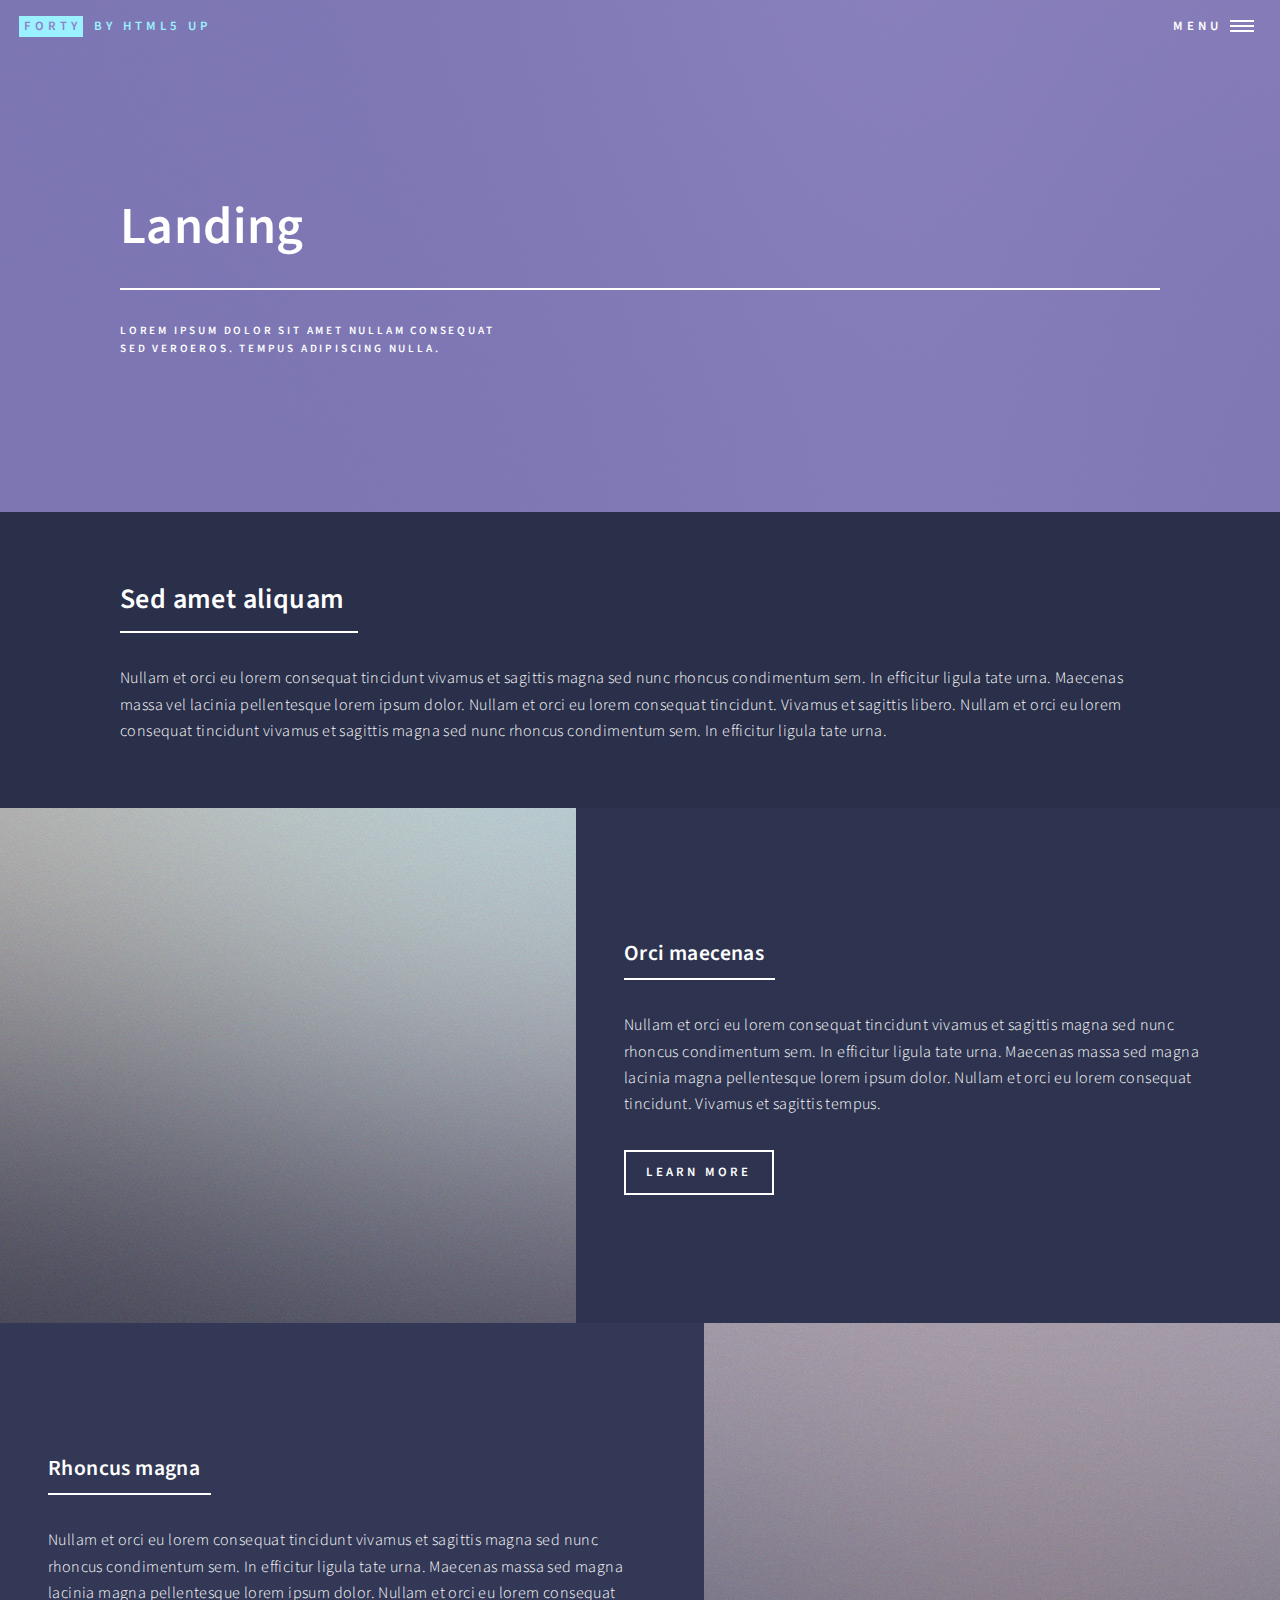
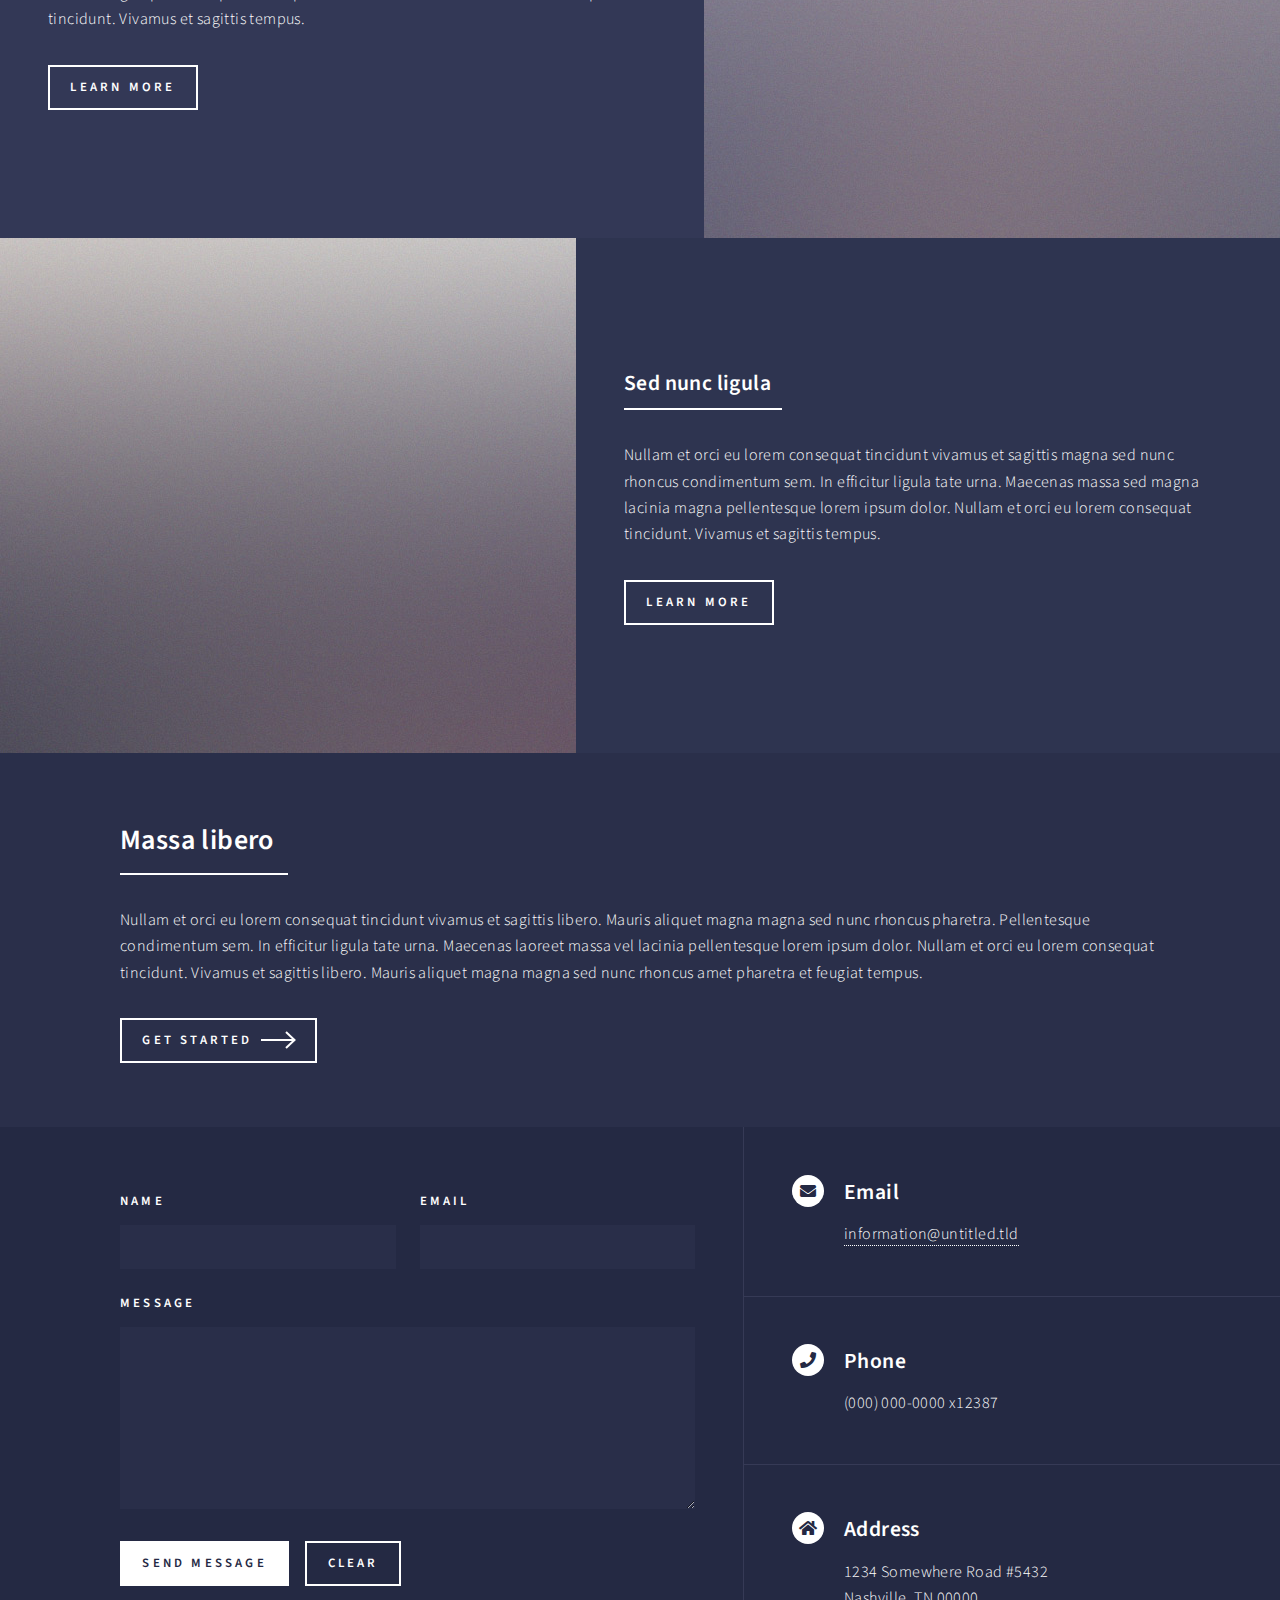
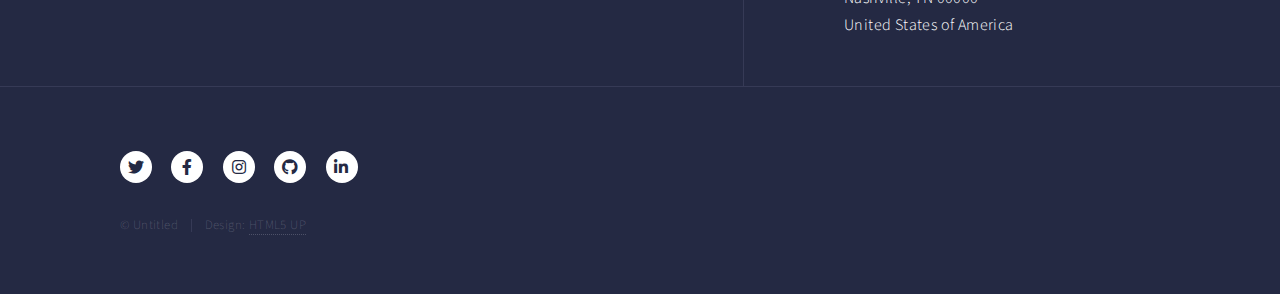
<file: landing.html>
<!DOCTYPE HTML>
<!--
	Forty by HTML5 UP
	html5up.net | @ajlkn
	Free for personal and commercial use under the CCA 3.0 license (html5up.net/license)
-->
<html>
	<head>
		<title>Landing - Forty by HTML5 UP</title>
		<meta charset="utf-8" />
		<meta name="viewport" content="width=device-width, initial-scale=1, user-scalable=no" />
		<link rel="stylesheet" href="assets/css/main.css" />
		<noscript><link rel="stylesheet" href="assets/css/noscript.css" /></noscript>
	</head>
	<body class="is-preload">

		<!-- Wrapper -->
			<div id="wrapper">

				<!-- Header -->
				<!-- Note: The "styleN" class below should match that of the banner element. -->
					<header id="header" class="alt style2">
						<a href="index.html" class="logo"><strong>Forty</strong> <span>by HTML5 UP</span></a>
						<nav>
							<a href="#menu">Menu</a>
						</nav>
					</header>

				<!-- Menu -->
					<nav id="menu">
						<ul class="links">
							<li><a href="index.html">Home</a></li>
							<li><a href="landing.html">Landing</a></li>
							<li><a href="generic.html">Generic</a></li>
							<li><a href="elements.html">Elements</a></li>
						</ul>
						<ul class="actions stacked">
							<li><a href="#" class="button primary fit">Get Started</a></li>
							<li><a href="#" class="button fit">Log In</a></li>
						</ul>
					</nav>

				<!-- Banner -->
				<!-- Note: The "styleN" class below should match that of the header element. -->
					<section id="banner" class="style2">
						<div class="inner">
							<span class="image">
								<img src="images/pic07.jpg" alt="" />
							</span>
							<header class="major">
								<h1>Landing</h1>
							</header>
							<div class="content">
								<p>Lorem ipsum dolor sit amet nullam consequat<br />
								sed veroeros. tempus adipiscing nulla.</p>
							</div>
						</div>
					</section>

				<!-- Main -->
					<div id="main">

						<!-- One -->
							<section id="one">
								<div class="inner">
									<header class="major">
										<h2>Sed amet aliquam</h2>
									</header>
									<p>Nullam et orci eu lorem consequat tincidunt vivamus et sagittis magna sed nunc rhoncus condimentum sem. In efficitur ligula tate urna. Maecenas massa vel lacinia pellentesque lorem ipsum dolor. Nullam et orci eu lorem consequat tincidunt. Vivamus et sagittis libero. Nullam et orci eu lorem consequat tincidunt vivamus et sagittis magna sed nunc rhoncus condimentum sem. In efficitur ligula tate urna.</p>
								</div>
							</section>

						<!-- Two -->
							<section id="two" class="spotlights">
								<section>
									<a href="generic.html" class="image">
										<img src="images/pic08.jpg" alt="" data-position="center center" />
									</a>
									<div class="content">
										<div class="inner">
											<header class="major">
												<h3>Orci maecenas</h3>
											</header>
											<p>Nullam et orci eu lorem consequat tincidunt vivamus et sagittis magna sed nunc rhoncus condimentum sem. In efficitur ligula tate urna. Maecenas massa sed magna lacinia magna pellentesque lorem ipsum dolor. Nullam et orci eu lorem consequat tincidunt. Vivamus et sagittis tempus.</p>
											<ul class="actions">
												<li><a href="generic.html" class="button">Learn more</a></li>
											</ul>
										</div>
									</div>
								</section>
								<section>
									<a href="generic.html" class="image">
										<img src="images/pic09.jpg" alt="" data-position="top center" />
									</a>
									<div class="content">
										<div class="inner">
											<header class="major">
												<h3>Rhoncus magna</h3>
											</header>
											<p>Nullam et orci eu lorem consequat tincidunt vivamus et sagittis magna sed nunc rhoncus condimentum sem. In efficitur ligula tate urna. Maecenas massa sed magna lacinia magna pellentesque lorem ipsum dolor. Nullam et orci eu lorem consequat tincidunt. Vivamus et sagittis tempus.</p>
											<ul class="actions">
												<li><a href="generic.html" class="button">Learn more</a></li>
											</ul>
										</div>
									</div>
								</section>
								<section>
									<a href="generic.html" class="image">
										<img src="images/pic10.jpg" alt="" data-position="25% 25%" />
									</a>
									<div class="content">
										<div class="inner">
											<header class="major">
												<h3>Sed nunc ligula</h3>
											</header>
											<p>Nullam et orci eu lorem consequat tincidunt vivamus et sagittis magna sed nunc rhoncus condimentum sem. In efficitur ligula tate urna. Maecenas massa sed magna lacinia magna pellentesque lorem ipsum dolor. Nullam et orci eu lorem consequat tincidunt. Vivamus et sagittis tempus.</p>
											<ul class="actions">
												<li><a href="generic.html" class="button">Learn more</a></li>
											</ul>
										</div>
									</div>
								</section>
							</section>

						<!-- Three -->
							<section id="three">
								<div class="inner">
									<header class="major">
										<h2>Massa libero</h2>
									</header>
									<p>Nullam et orci eu lorem consequat tincidunt vivamus et sagittis libero. Mauris aliquet magna magna sed nunc rhoncus pharetra. Pellentesque condimentum sem. In efficitur ligula tate urna. Maecenas laoreet massa vel lacinia pellentesque lorem ipsum dolor. Nullam et orci eu lorem consequat tincidunt. Vivamus et sagittis libero. Mauris aliquet magna magna sed nunc rhoncus amet pharetra et feugiat tempus.</p>
									<ul class="actions">
										<li><a href="generic.html" class="button next">Get Started</a></li>
									</ul>
								</div>
							</section>

					</div>

				<!-- Contact -->
					<section id="contact">
						<div class="inner">
							<section>
								<form method="post" action="#">
									<div class="fields">
										<div class="field half">
											<label for="name">Name</label>
											<input type="text" name="name" id="name" />
										</div>
										<div class="field half">
											<label for="email">Email</label>
											<input type="text" name="email" id="email" />
										</div>
										<div class="field">
											<label for="message">Message</label>
											<textarea name="message" id="message" rows="6"></textarea>
										</div>
									</div>
									<ul class="actions">
										<li><input type="submit" value="Send Message" class="primary" /></li>
										<li><input type="reset" value="Clear" /></li>
									</ul>
								</form>
							</section>
							<section class="split">
								<section>
									<div class="contact-method">
										<span class="icon solid alt fa-envelope"></span>
										<h3>Email</h3>
										<a href="#">information@untitled.tld</a>
									</div>
								</section>
								<section>
									<div class="contact-method">
										<span class="icon solid alt fa-phone"></span>
										<h3>Phone</h3>
										<span>(000) 000-0000 x12387</span>
									</div>
								</section>
								<section>
									<div class="contact-method">
										<span class="icon solid alt fa-home"></span>
										<h3>Address</h3>
										<span>1234 Somewhere Road #5432<br />
										Nashville, TN 00000<br />
										United States of America</span>
									</div>
								</section>
							</section>
						</div>
					</section>

				<!-- Footer -->
					<footer id="footer">
						<div class="inner">
							<ul class="icons">
								<li><a href="#" class="icon brands alt fa-twitter"><span class="label">Twitter</span></a></li>
								<li><a href="#" class="icon brands alt fa-facebook-f"><span class="label">Facebook</span></a></li>
								<li><a href="#" class="icon brands alt fa-instagram"><span class="label">Instagram</span></a></li>
								<li><a href="#" class="icon brands alt fa-github"><span class="label">GitHub</span></a></li>
								<li><a href="#" class="icon brands alt fa-linkedin-in"><span class="label">LinkedIn</span></a></li>
							</ul>
							<ul class="copyright">
								<li>&copy; Untitled</li><li>Design: <a href="https://html5up.net">HTML5 UP</a></li>
							</ul>
						</div>
					</footer>

			</div>

		<!-- Scripts -->
			<script src="assets/js/jquery.min.js"></script>
			<script src="assets/js/jquery.scrolly.min.js"></script>
			<script src="assets/js/jquery.scrollex.min.js"></script>
			<script src="assets/js/browser.min.js"></script>
			<script src="assets/js/breakpoints.min.js"></script>
			<script src="assets/js/util.js"></script>
			<script src="assets/js/main.js"></script>

	</body>
</html>
</file>
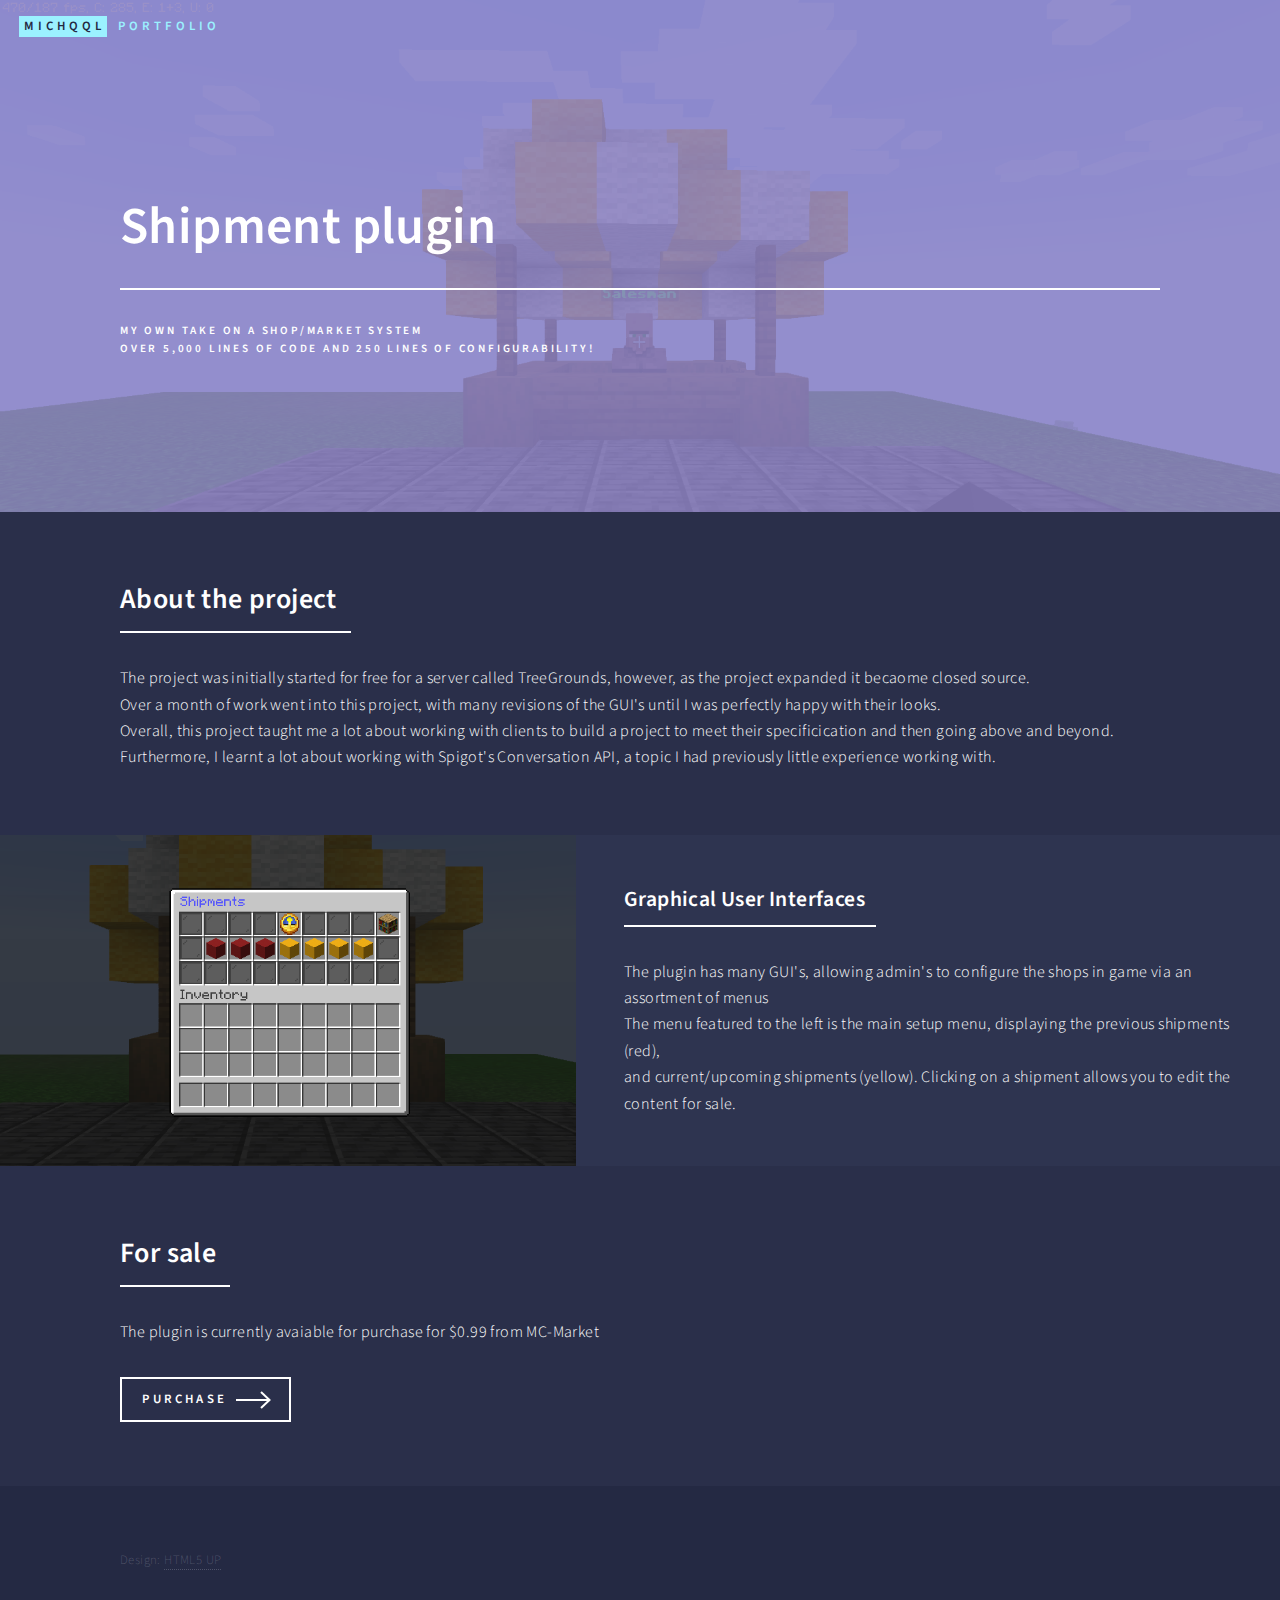
<file: shipment.html>
<!DOCTYPE HTML>
<!--
	Forty by HTML5 UP
	html5up.net | @ajlkn
	Free for personal and commercial use under the CCA 3.0 license (html5up.net/license)
-->
<html>
	<head>
		<title>Shipment</title>
		<meta charset="utf-8" />
		<meta name="viewport" content="width=device-width, initial-scale=1, user-scalable=no" />
		<link rel="stylesheet" href="assets/css/main.css" />
		<noscript><link rel="stylesheet" href="assets/css/noscript.css" /></noscript>
	</head>
	<body class="is-preload">

		<!-- Wrapper -->
			<div id="wrapper">

				<!-- Header -->
				<!-- Note: The "styleN" class below should match that of the banner element. -->
				<header id="header" class="alt">
					<a href="index.html" class="logo"><strong>MICHQQL</strong> <span>Portfolio</span></a>
				</header>

				<!-- Banner -->
				<!-- Note: The "styleN" class below should match that of the header element. -->
					<section id="banner" class="style2">
						<div class="inner">
							<span class="image">
								<!-- <img src="images/pic07.jpg" alt="" /> -->
								<img src="images/shipment/preview.png" alt="" />
							</span>
							<header class="major">
								<h1>Shipment plugin</h1>
							</header>
							<div class="content">
								<p>
									My own take on a shop/market system<br>
									Over 5,000 lines of code and 250 lines of configurability!
								</p>
							</div>
						</div>
					</section>

				<!-- Main -->
					<div id="main">

						<!-- One -->
							<section id="one">
								<div class="inner">
									<header class="major">
										<h2>About the project</h2>
									</header>
									<p>
										The project was initially started for free for a server called TreeGrounds,
										however, as the project expanded it becaome closed source. <br>
										Over a month of work went into this project, with many revisions of the GUI's
										until I was perfectly happy with their looks. <br>
										Overall, this project taught me a lot about working with clients to build a
										project to meet their specificication and then going above and beyond. <br>
										Furthermore, I learnt a lot about working with Spigot's Conversation API, 
										a topic I had previously little experience working with.
									</p>
								</div>
							</section>

						<!-- Two -->
							<section id="two" class="spotlights">
								<section>
									<a class="image">
										<img src="images/shipment/setup-gui.png" alt="" data-position="center center" />
									</a>
									<div class="content">
										<div class="inner">
											<header class="major">
												<h3>Graphical User Interfaces</h3>
											</header>
											<p>
												The plugin has many GUI's, allowing admin's to configure the shops in game via an assortment of menus <br>
												The menu featured to the left is the main setup menu, displaying the previous shipments (red), <br>
												and current/upcoming shipments (yellow). Clicking on a shipment allows you to edit the content for sale.
											</p>
										</div>
									</div>
								</section>
							</section>

							<section id="three">
								<div class="inner">
									<header class="major">
										<h2>For sale</h2>
									</header>
									<p>
										The plugin is currently avaiable for purchase for $0.99 from MC-Market
									</p>
									<ul class="actions">
										<li><a href="https://www.mc-market.org/resources/21447/" class="button next">purchase</a></li>
									</ul>
								</div>
							</section>

					</div>

				<!-- Footer -->
					<footer id="footer">
						<div class="inner">
							<ul class="copyright">
								<li>Design: <a href="https://html5up.net">HTML5 UP</a></li>
							</ul>
						</div>
					</footer>

			</div>

		<!-- Scripts -->
			<script src="assets/js/jquery.min.js"></script>
			<script src="assets/js/jquery.scrolly.min.js"></script>
			<script src="assets/js/jquery.scrollex.min.js"></script>
			<script src="assets/js/browser.min.js"></script>
			<script src="assets/js/breakpoints.min.js"></script>
			<script src="assets/js/util.js"></script>
			<script src="assets/js/main.js"></script>

	</body>
</html>
</file>
<file: assets/css/noscript.css>
/*
	Forty by HTML5 UP
	html5up.net | @ajlkn
	Free for personal and commercial use under the CCA 3.0 license (html5up.net/license)
*/

/* Banner */

	body.is-preload #banner:after {
		opacity: 0.85;
	}

	body.is-preload #banner > .inner {
		-moz-filter: none;
		-webkit-filter: none;
		-ms-filter: none;
		filter: none;
		-moz-transform: none;
		-webkit-transform: none;
		-ms-transform: none;
		transform: none;
		opacity: 1;
	}
</file>
<file: assets/css/main.css>
@import url(fontawesome-all.min.css);
@import url("https://fonts.googleapis.com/css?family=Source+Sans+Pro:300,300italic,600,600italic");

/*
	Forty by HTML5 UP
	html5up.net | @ajlkn
	Free for personal and commercial use under the CCA 3.0 license (html5up.net/license)
*/

html, body, div, span, applet, object,
iframe, h1, h2, h3, h4, h5, h6, p, blockquote,
pre, a, abbr, acronym, address, big, cite,
code, del, dfn, em, img, ins, kbd, q, s, samp,
small, strike, strong, sub, sup, tt, var, b,
u, i, center, dl, dt, dd, ol, ul, li, fieldset,
form, label, legend, table, caption, tbody,
tfoot, thead, tr, th, td, article, aside,
canvas, details, embed, figure, figcaption,
footer, header, hgroup, menu, nav, output, ruby,
section, summary, time, mark, audio, video {
	margin: 0;
	padding: 0;
	border: 0;
	font-size: 100%;
	font: inherit;
	vertical-align: baseline;}

article, aside, details, figcaption, figure,
footer, header, hgroup, menu, nav, section {
	display: block;}

body {
	line-height: 1;
}

ol, ul {
	list-style: none;
}

blockquote, q {
	quotes: none;
}

	blockquote:before, blockquote:after, q:before, q:after {
		content: '';
		content: none;
	}

table {
	border-collapse: collapse;
	border-spacing: 0;
}

body {
	-webkit-text-size-adjust: none;
}

mark {
	background-color: transparent;
	color: inherit;
}

input::-moz-focus-inner {
	border: 0;
	padding: 0;
}

input, select, textarea {
	-moz-appearance: none;
	-webkit-appearance: none;
	-ms-appearance: none;
	appearance: none;
}

/* Basic */

	@-ms-viewport {
		width: device-width;
	}

	body {
		-ms-overflow-style: scrollbar;
	}

	@media screen and (max-width: 480px) {

		html, body {
			min-width: 320px;
		}

	}

	html {
		box-sizing: border-box;
	}

	*, *:before, *:after {
		box-sizing: inherit;
	}

	body {
		background: #242943;
	}

		body.is-preload *, body.is-preload *:before, body.is-preload *:after {
			-moz-animation: none !important;
			-webkit-animation: none !important;
			-ms-animation: none !important;
			animation: none !important;
			-moz-transition: none !important;
			-webkit-transition: none !important;
			-ms-transition: none !important;
			transition: none !important;
		}

/* Type */

	body, input, select, textarea {
		color: #ffffff;
		font-family: "Source Sans Pro", Helvetica, sans-serif;
		font-size: 17pt;
		font-weight: 300;
		letter-spacing: 0.025em;
		line-height: 1.65;
	}

		@media screen and (max-width: 1680px) {

			body, input, select, textarea {
				font-size: 14pt;
			}

		}

		@media screen and (max-width: 1280px) {

			body, input, select, textarea {
				font-size: 12pt;
			}

		}

		@media screen and (max-width: 360px) {

			body, input, select, textarea {
				font-size: 11pt;
			}

		}

	a {
		-moz-transition: color 0.2s ease-in-out, border-bottom-color 0.2s ease-in-out;
		-webkit-transition: color 0.2s ease-in-out, border-bottom-color 0.2s ease-in-out;
		-ms-transition: color 0.2s ease-in-out, border-bottom-color 0.2s ease-in-out;
		transition: color 0.2s ease-in-out, border-bottom-color 0.2s ease-in-out;
		border-bottom: dotted 1px;
		color: inherit;
		text-decoration: none;
	}

		a:hover {
			border-bottom-color: transparent;
			color: #9bf1ff !important;
		}

		a:active {
			color: #53e3fb !important;
		}

	strong, b {
		color: #ffffff;
		font-weight: 600;
	}

	em, i {
		font-style: italic;
	}

	p {
		margin: 0 0 2em 0;
	}

	h1, h2, h3, h4, h5, h6 {
		color: #ffffff;
		font-weight: 600;
		line-height: 1.65;
		margin: 0 0 1em 0;
	}

		h1 a, h2 a, h3 a, h4 a, h5 a, h6 a {
			color: inherit;
			border-bottom: 0;
		}

	h1 {
		font-size: 2.5em;
	}

	h2 {
		font-size: 1.75em;
	}

	h3 {
		font-size: 1.35em;
	}

	h4 {
		font-size: 1.1em;
	}

	h5 {
		font-size: 0.9em;
	}

	h6 {
		font-size: 0.7em;
	}

	@media screen and (max-width: 736px) {

		h1 {
			font-size: 2em;
		}

		h2 {
			font-size: 1.5em;
		}

		h3 {
			font-size: 1.25em;
		}

	}

	sub {
		font-size: 0.8em;
		position: relative;
		top: 0.5em;
	}

	sup {
		font-size: 0.8em;
		position: relative;
		top: -0.5em;
	}

	blockquote {
		border-left: solid 4px rgba(212, 212, 255, 0.1);
		font-style: italic;
		margin: 0 0 2em 0;
		padding: 0.5em 0 0.5em 2em;
	}

	code {
		background: rgba(212, 212, 255, 0.035);
		font-family: "Courier New", monospace;
		font-size: 0.9em;
		margin: 0 0.25em;
		padding: 0.25em 0.65em;
	}

	pre {
		-webkit-overflow-scrolling: touch;
		font-family: "Courier New", monospace;
		font-size: 0.9em;
		margin: 0 0 2em 0;
	}

		pre code {
			display: block;
			line-height: 1.75;
			padding: 1em 1.5em;
			overflow-x: auto;
		}

	hr {
		border: 0;
		border-bottom: solid 1px rgba(212, 212, 255, 0.1);
		margin: 2em 0;
	}

		hr.major {
			margin: 3em 0;
		}

	.align-left {
		text-align: left;
	}

	.align-center {
		text-align: center;
	}

	.align-right {
		text-align: right;
	}

/* Row */

	.row {
		display: flex;
		flex-wrap: wrap;
		box-sizing: border-box;
		align-items: stretch;
	}

		.row > * {
			box-sizing: border-box;
		}

		.row.gtr-uniform > * > :last-child {
			margin-bottom: 0;
		}

		.row.aln-left {
			justify-content: flex-start;
		}

		.row.aln-center {
			justify-content: center;
		}

		.row.aln-right {
			justify-content: flex-end;
		}

		.row.aln-top {
			align-items: flex-start;
		}

		.row.aln-middle {
			align-items: center;
		}

		.row.aln-bottom {
			align-items: flex-end;
		}

		.row > .imp {
			order: -1;
		}

		.row > .col-1 {
			width: 8.33333%;
		}

		.row > .off-1 {
			margin-left: 8.33333%;
		}

		.row > .col-2 {
			width: 16.66667%;
		}

		.row > .off-2 {
			margin-left: 16.66667%;
		}

		.row > .col-3 {
			width: 25%;
		}

		.row > .off-3 {
			margin-left: 25%;
		}

		.row > .col-4 {
			width: 33.33333%;
		}

		.row > .off-4 {
			margin-left: 33.33333%;
		}

		.row > .col-5 {
			width: 41.66667%;
		}

		.row > .off-5 {
			margin-left: 41.66667%;
		}

		.row > .col-6 {
			width: 50%;
		}

		.row > .off-6 {
			margin-left: 50%;
		}

		.row > .col-7 {
			width: 58.33333%;
		}

		.row > .off-7 {
			margin-left: 58.33333%;
		}

		.row > .col-8 {
			width: 66.66667%;
		}

		.row > .off-8 {
			margin-left: 66.66667%;
		}

		.row > .col-9 {
			width: 75%;
		}

		.row > .off-9 {
			margin-left: 75%;
		}

		.row > .col-10 {
			width: 83.33333%;
		}

		.row > .off-10 {
			margin-left: 83.33333%;
		}

		.row > .col-11 {
			width: 91.66667%;
		}

		.row > .off-11 {
			margin-left: 91.66667%;
		}

		.row > .col-12 {
			width: 100%;
		}

		.row > .off-12 {
			margin-left: 100%;
		}

		.row.gtr-0 {
			margin-top: 0;
			margin-left: 0em;
		}

			.row.gtr-0 > * {
				padding: 0 0 0 0em;
			}

			.row.gtr-0.gtr-uniform {
				margin-top: 0em;
			}

				.row.gtr-0.gtr-uniform > * {
					padding-top: 0em;
				}

		.row.gtr-25 {
			margin-top: 0;
			margin-left: -0.5em;
		}

			.row.gtr-25 > * {
				padding: 0 0 0 0.5em;
			}

			.row.gtr-25.gtr-uniform {
				margin-top: -0.5em;
			}

				.row.gtr-25.gtr-uniform > * {
					padding-top: 0.5em;
				}

		.row.gtr-50 {
			margin-top: 0;
			margin-left: -1em;
		}

			.row.gtr-50 > * {
				padding: 0 0 0 1em;
			}

			.row.gtr-50.gtr-uniform {
				margin-top: -1em;
			}

				.row.gtr-50.gtr-uniform > * {
					padding-top: 1em;
				}

		.row {
			margin-top: 0;
			margin-left: -2em;
		}

			.row > * {
				padding: 0 0 0 2em;
			}

			.row.gtr-uniform {
				margin-top: -2em;
			}

				.row.gtr-uniform > * {
					padding-top: 2em;
				}

		.row.gtr-150 {
			margin-top: 0;
			margin-left: -3em;
		}

			.row.gtr-150 > * {
				padding: 0 0 0 3em;
			}

			.row.gtr-150.gtr-uniform {
				margin-top: -3em;
			}

				.row.gtr-150.gtr-uniform > * {
					padding-top: 3em;
				}

		.row.gtr-200 {
			margin-top: 0;
			margin-left: -4em;
		}

			.row.gtr-200 > * {
				padding: 0 0 0 4em;
			}

			.row.gtr-200.gtr-uniform {
				margin-top: -4em;
			}

				.row.gtr-200.gtr-uniform > * {
					padding-top: 4em;
				}

		@media screen and (max-width: 1680px) {

			.row {
				display: flex;
				flex-wrap: wrap;
				box-sizing: border-box;
				align-items: stretch;
			}

				.row > * {
					box-sizing: border-box;
				}

				.row.gtr-uniform > * > :last-child {
					margin-bottom: 0;
				}

				.row.aln-left {
					justify-content: flex-start;
				}

				.row.aln-center {
					justify-content: center;
				}

				.row.aln-right {
					justify-content: flex-end;
				}

				.row.aln-top {
					align-items: flex-start;
				}

				.row.aln-middle {
					align-items: center;
				}

				.row.aln-bottom {
					align-items: flex-end;
				}

				.row > .imp-xlarge {
					order: -1;
				}

				.row > .col-1-xlarge {
					width: 8.33333%;
				}

				.row > .off-1-xlarge {
					margin-left: 8.33333%;
				}

				.row > .col-2-xlarge {
					width: 16.66667%;
				}

				.row > .off-2-xlarge {
					margin-left: 16.66667%;
				}

				.row > .col-3-xlarge {
					width: 25%;
				}

				.row > .off-3-xlarge {
					margin-left: 25%;
				}

				.row > .col-4-xlarge {
					width: 33.33333%;
				}

				.row > .off-4-xlarge {
					margin-left: 33.33333%;
				}

				.row > .col-5-xlarge {
					width: 41.66667%;
				}

				.row > .off-5-xlarge {
					margin-left: 41.66667%;
				}

				.row > .col-6-xlarge {
					width: 50%;
				}

				.row > .off-6-xlarge {
					margin-left: 50%;
				}

				.row > .col-7-xlarge {
					width: 58.33333%;
				}

				.row > .off-7-xlarge {
					margin-left: 58.33333%;
				}

				.row > .col-8-xlarge {
					width: 66.66667%;
				}

				.row > .off-8-xlarge {
					margin-left: 66.66667%;
				}

				.row > .col-9-xlarge {
					width: 75%;
				}

				.row > .off-9-xlarge {
					margin-left: 75%;
				}

				.row > .col-10-xlarge {
					width: 83.33333%;
				}

				.row > .off-10-xlarge {
					margin-left: 83.33333%;
				}

				.row > .col-11-xlarge {
					width: 91.66667%;
				}

				.row > .off-11-xlarge {
					margin-left: 91.66667%;
				}

				.row > .col-12-xlarge {
					width: 100%;
				}

				.row > .off-12-xlarge {
					margin-left: 100%;
				}

				.row.gtr-0 {
					margin-top: 0;
					margin-left: 0em;
				}

					.row.gtr-0 > * {
						padding: 0 0 0 0em;
					}

					.row.gtr-0.gtr-uniform {
						margin-top: 0em;
					}

						.row.gtr-0.gtr-uniform > * {
							padding-top: 0em;
						}

				.row.gtr-25 {
					margin-top: 0;
					margin-left: -0.5em;
				}

					.row.gtr-25 > * {
						padding: 0 0 0 0.5em;
					}

					.row.gtr-25.gtr-uniform {
						margin-top: -0.5em;
					}

						.row.gtr-25.gtr-uniform > * {
							padding-top: 0.5em;
						}

				.row.gtr-50 {
					margin-top: 0;
					margin-left: -1em;
				}

					.row.gtr-50 > * {
						padding: 0 0 0 1em;
					}

					.row.gtr-50.gtr-uniform {
						margin-top: -1em;
					}

						.row.gtr-50.gtr-uniform > * {
							padding-top: 1em;
						}

				.row {
					margin-top: 0;
					margin-left: -2em;
				}

					.row > * {
						padding: 0 0 0 2em;
					}

					.row.gtr-uniform {
						margin-top: -2em;
					}

						.row.gtr-uniform > * {
							padding-top: 2em;
						}

				.row.gtr-150 {
					margin-top: 0;
					margin-left: -3em;
				}

					.row.gtr-150 > * {
						padding: 0 0 0 3em;
					}

					.row.gtr-150.gtr-uniform {
						margin-top: -3em;
					}

						.row.gtr-150.gtr-uniform > * {
							padding-top: 3em;
						}

				.row.gtr-200 {
					margin-top: 0;
					margin-left: -4em;
				}

					.row.gtr-200 > * {
						padding: 0 0 0 4em;
					}

					.row.gtr-200.gtr-uniform {
						margin-top: -4em;
					}

						.row.gtr-200.gtr-uniform > * {
							padding-top: 4em;
						}

		}

		@media screen and (max-width: 1280px) {

			.row {
				display: flex;
				flex-wrap: wrap;
				box-sizing: border-box;
				align-items: stretch;
			}

				.row > * {
					box-sizing: border-box;
				}

				.row.gtr-uniform > * > :last-child {
					margin-bottom: 0;
				}

				.row.aln-left {
					justify-content: flex-start;
				}

				.row.aln-center {
					justify-content: center;
				}

				.row.aln-right {
					justify-content: flex-end;
				}

				.row.aln-top {
					align-items: flex-start;
				}

				.row.aln-middle {
					align-items: center;
				}

				.row.aln-bottom {
					align-items: flex-end;
				}

				.row > .imp-large {
					order: -1;
				}

				.row > .col-1-large {
					width: 8.33333%;
				}

				.row > .off-1-large {
					margin-left: 8.33333%;
				}

				.row > .col-2-large {
					width: 16.66667%;
				}

				.row > .off-2-large {
					margin-left: 16.66667%;
				}

				.row > .col-3-large {
					width: 25%;
				}

				.row > .off-3-large {
					margin-left: 25%;
				}

				.row > .col-4-large {
					width: 33.33333%;
				}

				.row > .off-4-large {
					margin-left: 33.33333%;
				}

				.row > .col-5-large {
					width: 41.66667%;
				}

				.row > .off-5-large {
					margin-left: 41.66667%;
				}

				.row > .col-6-large {
					width: 50%;
				}

				.row > .off-6-large {
					margin-left: 50%;
				}

				.row > .col-7-large {
					width: 58.33333%;
				}

				.row > .off-7-large {
					margin-left: 58.33333%;
				}

				.row > .col-8-large {
					width: 66.66667%;
				}

				.row > .off-8-large {
					margin-left: 66.66667%;
				}

				.row > .col-9-large {
					width: 75%;
				}

				.row > .off-9-large {
					margin-left: 75%;
				}

				.row > .col-10-large {
					width: 83.33333%;
				}

				.row > .off-10-large {
					margin-left: 83.33333%;
				}

				.row > .col-11-large {
					width: 91.66667%;
				}

				.row > .off-11-large {
					margin-left: 91.66667%;
				}

				.row > .col-12-large {
					width: 100%;
				}

				.row > .off-12-large {
					margin-left: 100%;
				}

				.row.gtr-0 {
					margin-top: 0;
					margin-left: 0em;
				}

					.row.gtr-0 > * {
						padding: 0 0 0 0em;
					}

					.row.gtr-0.gtr-uniform {
						margin-top: 0em;
					}

						.row.gtr-0.gtr-uniform > * {
							padding-top: 0em;
						}

				.row.gtr-25 {
					margin-top: 0;
					margin-left: -0.375em;
				}

					.row.gtr-25 > * {
						padding: 0 0 0 0.375em;
					}

					.row.gtr-25.gtr-uniform {
						margin-top: -0.375em;
					}

						.row.gtr-25.gtr-uniform > * {
							padding-top: 0.375em;
						}

				.row.gtr-50 {
					margin-top: 0;
					margin-left: -0.75em;
				}

					.row.gtr-50 > * {
						padding: 0 0 0 0.75em;
					}

					.row.gtr-50.gtr-uniform {
						margin-top: -0.75em;
					}

						.row.gtr-50.gtr-uniform > * {
							padding-top: 0.75em;
						}

				.row {
					margin-top: 0;
					margin-left: -1.5em;
				}

					.row > * {
						padding: 0 0 0 1.5em;
					}

					.row.gtr-uniform {
						margin-top: -1.5em;
					}

						.row.gtr-uniform > * {
							padding-top: 1.5em;
						}

				.row.gtr-150 {
					margin-top: 0;
					margin-left: -2.25em;
				}

					.row.gtr-150 > * {
						padding: 0 0 0 2.25em;
					}

					.row.gtr-150.gtr-uniform {
						margin-top: -2.25em;
					}

						.row.gtr-150.gtr-uniform > * {
							padding-top: 2.25em;
						}

				.row.gtr-200 {
					margin-top: 0;
					margin-left: -3em;
				}

					.row.gtr-200 > * {
						padding: 0 0 0 3em;
					}

					.row.gtr-200.gtr-uniform {
						margin-top: -3em;
					}

						.row.gtr-200.gtr-uniform > * {
							padding-top: 3em;
						}

		}

		@media screen and (max-width: 980px) {

			.row {
				display: flex;
				flex-wrap: wrap;
				box-sizing: border-box;
				align-items: stretch;
			}

				.row > * {
					box-sizing: border-box;
				}

				.row.gtr-uniform > * > :last-child {
					margin-bottom: 0;
				}

				.row.aln-left {
					justify-content: flex-start;
				}

				.row.aln-center {
					justify-content: center;
				}

				.row.aln-right {
					justify-content: flex-end;
				}

				.row.aln-top {
					align-items: flex-start;
				}

				.row.aln-middle {
					align-items: center;
				}

				.row.aln-bottom {
					align-items: flex-end;
				}

				.row > .imp-medium {
					order: -1;
				}

				.row > .col-1-medium {
					width: 8.33333%;
				}

				.row > .off-1-medium {
					margin-left: 8.33333%;
				}

				.row > .col-2-medium {
					width: 16.66667%;
				}

				.row > .off-2-medium {
					margin-left: 16.66667%;
				}

				.row > .col-3-medium {
					width: 25%;
				}

				.row > .off-3-medium {
					margin-left: 25%;
				}

				.row > .col-4-medium {
					width: 33.33333%;
				}

				.row > .off-4-medium {
					margin-left: 33.33333%;
				}

				.row > .col-5-medium {
					width: 41.66667%;
				}

				.row > .off-5-medium {
					margin-left: 41.66667%;
				}

				.row > .col-6-medium {
					width: 50%;
				}

				.row > .off-6-medium {
					margin-left: 50%;
				}

				.row > .col-7-medium {
					width: 58.33333%;
				}

				.row > .off-7-medium {
					margin-left: 58.33333%;
				}

				.row > .col-8-medium {
					width: 66.66667%;
				}

				.row > .off-8-medium {
					margin-left: 66.66667%;
				}

				.row > .col-9-medium {
					width: 75%;
				}

				.row > .off-9-medium {
					margin-left: 75%;
				}

				.row > .col-10-medium {
					width: 83.33333%;
				}

				.row > .off-10-medium {
					margin-left: 83.33333%;
				}

				.row > .col-11-medium {
					width: 91.66667%;
				}

				.row > .off-11-medium {
					margin-left: 91.66667%;
				}

				.row > .col-12-medium {
					width: 100%;
				}

				.row > .off-12-medium {
					margin-left: 100%;
				}

				.row.gtr-0 {
					margin-top: 0;
					margin-left: 0em;
				}

					.row.gtr-0 > * {
						padding: 0 0 0 0em;
					}

					.row.gtr-0.gtr-uniform {
						margin-top: 0em;
					}

						.row.gtr-0.gtr-uniform > * {
							padding-top: 0em;
						}

				.row.gtr-25 {
					margin-top: 0;
					margin-left: -0.375em;
				}

					.row.gtr-25 > * {
						padding: 0 0 0 0.375em;
					}

					.row.gtr-25.gtr-uniform {
						margin-top: -0.375em;
					}

						.row.gtr-25.gtr-uniform > * {
							padding-top: 0.375em;
						}

				.row.gtr-50 {
					margin-top: 0;
					margin-left: -0.75em;
				}

					.row.gtr-50 > * {
						padding: 0 0 0 0.75em;
					}

					.row.gtr-50.gtr-uniform {
						margin-top: -0.75em;
					}

						.row.gtr-50.gtr-uniform > * {
							padding-top: 0.75em;
						}

				.row {
					margin-top: 0;
					margin-left: -1.5em;
				}

					.row > * {
						padding: 0 0 0 1.5em;
					}

					.row.gtr-uniform {
						margin-top: -1.5em;
					}

						.row.gtr-uniform > * {
							padding-top: 1.5em;
						}

				.row.gtr-150 {
					margin-top: 0;
					margin-left: -2.25em;
				}

					.row.gtr-150 > * {
						padding: 0 0 0 2.25em;
					}

					.row.gtr-150.gtr-uniform {
						margin-top: -2.25em;
					}

						.row.gtr-150.gtr-uniform > * {
							padding-top: 2.25em;
						}

				.row.gtr-200 {
					margin-top: 0;
					margin-left: -3em;
				}

					.row.gtr-200 > * {
						padding: 0 0 0 3em;
					}

					.row.gtr-200.gtr-uniform {
						margin-top: -3em;
					}

						.row.gtr-200.gtr-uniform > * {
							padding-top: 3em;
						}

		}

		@media screen and (max-width: 736px) {

			.row {
				display: flex;
				flex-wrap: wrap;
				box-sizing: border-box;
				align-items: stretch;
			}

				.row > * {
					box-sizing: border-box;
				}

				.row.gtr-uniform > * > :last-child {
					margin-bottom: 0;
				}

				.row.aln-left {
					justify-content: flex-start;
				}

				.row.aln-center {
					justify-content: center;
				}

				.row.aln-right {
					justify-content: flex-end;
				}

				.row.aln-top {
					align-items: flex-start;
				}

				.row.aln-middle {
					align-items: center;
				}

				.row.aln-bottom {
					align-items: flex-end;
				}

				.row > .imp-small {
					order: -1;
				}

				.row > .col-1-small {
					width: 8.33333%;
				}

				.row > .off-1-small {
					margin-left: 8.33333%;
				}

				.row > .col-2-small {
					width: 16.66667%;
				}

				.row > .off-2-small {
					margin-left: 16.66667%;
				}

				.row > .col-3-small {
					width: 25%;
				}

				.row > .off-3-small {
					margin-left: 25%;
				}

				.row > .col-4-small {
					width: 33.33333%;
				}

				.row > .off-4-small {
					margin-left: 33.33333%;
				}

				.row > .col-5-small {
					width: 41.66667%;
				}

				.row > .off-5-small {
					margin-left: 41.66667%;
				}

				.row > .col-6-small {
					width: 50%;
				}

				.row > .off-6-small {
					margin-left: 50%;
				}

				.row > .col-7-small {
					width: 58.33333%;
				}

				.row > .off-7-small {
					margin-left: 58.33333%;
				}

				.row > .col-8-small {
					width: 66.66667%;
				}

				.row > .off-8-small {
					margin-left: 66.66667%;
				}

				.row > .col-9-small {
					width: 75%;
				}

				.row > .off-9-small {
					margin-left: 75%;
				}

				.row > .col-10-small {
					width: 83.33333%;
				}

				.row > .off-10-small {
					margin-left: 83.33333%;
				}

				.row > .col-11-small {
					width: 91.66667%;
				}

				.row > .off-11-small {
					margin-left: 91.66667%;
				}

				.row > .col-12-small {
					width: 100%;
				}

				.row > .off-12-small {
					margin-left: 100%;
				}

				.row.gtr-0 {
					margin-top: 0;
					margin-left: 0em;
				}

					.row.gtr-0 > * {
						padding: 0 0 0 0em;
					}

					.row.gtr-0.gtr-uniform {
						margin-top: 0em;
					}

						.row.gtr-0.gtr-uniform > * {
							padding-top: 0em;
						}

				.row.gtr-25 {
					margin-top: 0;
					margin-left: -0.3125em;
				}

					.row.gtr-25 > * {
						padding: 0 0 0 0.3125em;
					}

					.row.gtr-25.gtr-uniform {
						margin-top: -0.3125em;
					}

						.row.gtr-25.gtr-uniform > * {
							padding-top: 0.3125em;
						}

				.row.gtr-50 {
					margin-top: 0;
					margin-left: -0.625em;
				}

					.row.gtr-50 > * {
						padding: 0 0 0 0.625em;
					}

					.row.gtr-50.gtr-uniform {
						margin-top: -0.625em;
					}

						.row.gtr-50.gtr-uniform > * {
							padding-top: 0.625em;
						}

				.row {
					margin-top: 0;
					margin-left: -1.25em;
				}

					.row > * {
						padding: 0 0 0 1.25em;
					}

					.row.gtr-uniform {
						margin-top: -1.25em;
					}

						.row.gtr-uniform > * {
							padding-top: 1.25em;
						}

				.row.gtr-150 {
					margin-top: 0;
					margin-left: -1.875em;
				}

					.row.gtr-150 > * {
						padding: 0 0 0 1.875em;
					}

					.row.gtr-150.gtr-uniform {
						margin-top: -1.875em;
					}

						.row.gtr-150.gtr-uniform > * {
							padding-top: 1.875em;
						}

				.row.gtr-200 {
					margin-top: 0;
					margin-left: -2.5em;
				}

					.row.gtr-200 > * {
						padding: 0 0 0 2.5em;
					}

					.row.gtr-200.gtr-uniform {
						margin-top: -2.5em;
					}

						.row.gtr-200.gtr-uniform > * {
							padding-top: 2.5em;
						}

		}

		@media screen and (max-width: 480px) {

			.row {
				display: flex;
				flex-wrap: wrap;
				box-sizing: border-box;
				align-items: stretch;
			}

				.row > * {
					box-sizing: border-box;
				}

				.row.gtr-uniform > * > :last-child {
					margin-bottom: 0;
				}

				.row.aln-left {
					justify-content: flex-start;
				}

				.row.aln-center {
					justify-content: center;
				}

				.row.aln-right {
					justify-content: flex-end;
				}

				.row.aln-top {
					align-items: flex-start;
				}

				.row.aln-middle {
					align-items: center;
				}

				.row.aln-bottom {
					align-items: flex-end;
				}

				.row > .imp-xsmall {
					order: -1;
				}

				.row > .col-1-xsmall {
					width: 8.33333%;
				}

				.row > .off-1-xsmall {
					margin-left: 8.33333%;
				}

				.row > .col-2-xsmall {
					width: 16.66667%;
				}

				.row > .off-2-xsmall {
					margin-left: 16.66667%;
				}

				.row > .col-3-xsmall {
					width: 25%;
				}

				.row > .off-3-xsmall {
					margin-left: 25%;
				}

				.row > .col-4-xsmall {
					width: 33.33333%;
				}

				.row > .off-4-xsmall {
					margin-left: 33.33333%;
				}

				.row > .col-5-xsmall {
					width: 41.66667%;
				}

				.row > .off-5-xsmall {
					margin-left: 41.66667%;
				}

				.row > .col-6-xsmall {
					width: 50%;
				}

				.row > .off-6-xsmall {
					margin-left: 50%;
				}

				.row > .col-7-xsmall {
					width: 58.33333%;
				}

				.row > .off-7-xsmall {
					margin-left: 58.33333%;
				}

				.row > .col-8-xsmall {
					width: 66.66667%;
				}

				.row > .off-8-xsmall {
					margin-left: 66.66667%;
				}

				.row > .col-9-xsmall {
					width: 75%;
				}

				.row > .off-9-xsmall {
					margin-left: 75%;
				}

				.row > .col-10-xsmall {
					width: 83.33333%;
				}

				.row > .off-10-xsmall {
					margin-left: 83.33333%;
				}

				.row > .col-11-xsmall {
					width: 91.66667%;
				}

				.row > .off-11-xsmall {
					margin-left: 91.66667%;
				}

				.row > .col-12-xsmall {
					width: 100%;
				}

				.row > .off-12-xsmall {
					margin-left: 100%;
				}

				.row.gtr-0 {
					margin-top: 0;
					margin-left: 0em;
				}

					.row.gtr-0 > * {
						padding: 0 0 0 0em;
					}

					.row.gtr-0.gtr-uniform {
						margin-top: 0em;
					}

						.row.gtr-0.gtr-uniform > * {
							padding-top: 0em;
						}

				.row.gtr-25 {
					margin-top: 0;
					margin-left: -0.3125em;
				}

					.row.gtr-25 > * {
						padding: 0 0 0 0.3125em;
					}

					.row.gtr-25.gtr-uniform {
						margin-top: -0.3125em;
					}

						.row.gtr-25.gtr-uniform > * {
							padding-top: 0.3125em;
						}

				.row.gtr-50 {
					margin-top: 0;
					margin-left: -0.625em;
				}

					.row.gtr-50 > * {
						padding: 0 0 0 0.625em;
					}

					.row.gtr-50.gtr-uniform {
						margin-top: -0.625em;
					}

						.row.gtr-50.gtr-uniform > * {
							padding-top: 0.625em;
						}

				.row {
					margin-top: 0;
					margin-left: -1.25em;
				}

					.row > * {
						padding: 0 0 0 1.25em;
					}

					.row.gtr-uniform {
						margin-top: -1.25em;
					}

						.row.gtr-uniform > * {
							padding-top: 1.25em;
						}

				.row.gtr-150 {
					margin-top: 0;
					margin-left: -1.875em;
				}

					.row.gtr-150 > * {
						padding: 0 0 0 1.875em;
					}

					.row.gtr-150.gtr-uniform {
						margin-top: -1.875em;
					}

						.row.gtr-150.gtr-uniform > * {
							padding-top: 1.875em;
						}

				.row.gtr-200 {
					margin-top: 0;
					margin-left: -2.5em;
				}

					.row.gtr-200 > * {
						padding: 0 0 0 2.5em;
					}

					.row.gtr-200.gtr-uniform {
						margin-top: -2.5em;
					}

						.row.gtr-200.gtr-uniform > * {
							padding-top: 2.5em;
						}

		}

/* Section/Article */

	section.special, article.special {
		text-align: center;
	}

	header.major {
		width: -moz-max-content;
		width: -webkit-max-content;
		width: -ms-max-content;
		width: max-content;
		margin-bottom: 2em;
	}

		header.major > :first-child {
			margin-bottom: 0;
			width: calc(100% + 0.5em);
		}

			header.major > :first-child:after {
				content: '';
				background-color: #ffffff;
				display: block;
				height: 2px;
				margin: 0.325em 0 0.5em 0;
				width: 100%;
			}

		header.major > p {
			font-size: 0.7em;
			font-weight: 600;
			letter-spacing: 0.25em;
			margin-bottom: 0;
			text-transform: uppercase;
		}

		body.is-ie header.major > :first-child:after {
			max-width: 9em;
		}

		body.is-ie header.major > h1:after {
			max-width: 100% !important;
		}

	@media screen and (max-width: 736px) {

		header.major > p br {
			display: none;
		}

	}

/* Form */

	form {
		margin: 0 0 2em 0;
	}

		form > :last-child {
			margin-bottom: 0;
		}

		form > .fields {
			display: -moz-flex;
			display: -webkit-flex;
			display: -ms-flex;
			display: flex;
			-moz-flex-wrap: wrap;
			-webkit-flex-wrap: wrap;
			-ms-flex-wrap: wrap;
			flex-wrap: wrap;
			width: calc(100% + 3em);
			margin: -1.5em 0 2em -1.5em;
		}

			form > .fields > .field {
				-moz-flex-grow: 0;
				-webkit-flex-grow: 0;
				-ms-flex-grow: 0;
				flex-grow: 0;
				-moz-flex-shrink: 0;
				-webkit-flex-shrink: 0;
				-ms-flex-shrink: 0;
				flex-shrink: 0;
				padding: 1.5em 0 0 1.5em;
				width: calc(100% - 1.5em);
			}

				form > .fields > .field.half {
					width: calc(50% - 0.75em);
				}

				form > .fields > .field.third {
					width: calc(100%/3 - 0.5em);
				}

				form > .fields > .field.quarter {
					width: calc(25% - 0.375em);
				}

		@media screen and (max-width: 480px) {

			form > .fields {
				width: calc(100% + 3em);
				margin: -1.5em 0 2em -1.5em;
			}

				form > .fields > .field {
					padding: 1.5em 0 0 1.5em;
					width: calc(100% - 1.5em);
				}

					form > .fields > .field.half {
						width: calc(100% - 1.5em);
					}

					form > .fields > .field.third {
						width: calc(100% - 1.5em);
					}

					form > .fields > .field.quarter {
						width: calc(100% - 1.5em);
					}

		}

	label {
		color: #ffffff;
		display: block;
		font-size: 0.8em;
		font-weight: 600;
		letter-spacing: 0.25em;
		margin: 0 0 1em 0;
		text-transform: uppercase;
	}

	input[type="text"],
	input[type="password"],
	input[type="email"],
	input[type="tel"],
	input[type="search"],
	input[type="url"],
	select,
	textarea {
		-moz-appearance: none;
		-webkit-appearance: none;
		-ms-appearance: none;
		appearance: none;
		background: rgba(212, 212, 255, 0.035);
		border: none;
		border-radius: 0;
		color: inherit;
		display: block;
		outline: 0;
		padding: 0 1em;
		text-decoration: none;
		width: 100%;
	}

		input[type="text"]:invalid,
		input[type="password"]:invalid,
		input[type="email"]:invalid,
		input[type="tel"]:invalid,
		input[type="search"]:invalid,
		input[type="url"]:invalid,
		select:invalid,
		textarea:invalid {
			box-shadow: none;
		}

		input[type="text"]:focus,
		input[type="password"]:focus,
		input[type="email"]:focus,
		input[type="tel"]:focus,
		input[type="search"]:focus,
		input[type="url"]:focus,
		select:focus,
		textarea:focus {
			border-color: #9bf1ff;
			box-shadow: 0 0 0 2px #9bf1ff;
		}

	select {
		background-image: url("data:image/svg+xml;charset=utf8,%3Csvg xmlns='http://www.w3.org/2000/svg' width='40' height='40' preserveAspectRatio='none' viewBox='0 0 40 40'%3E%3Cpath d='M9.4,12.3l10.4,10.4l10.4-10.4c0.2-0.2,0.5-0.4,0.9-0.4c0.3,0,0.6,0.1,0.9,0.4l3.3,3.3c0.2,0.2,0.4,0.5,0.4,0.9 c0,0.4-0.1,0.6-0.4,0.9L20.7,31.9c-0.2,0.2-0.5,0.4-0.9,0.4c-0.3,0-0.6-0.1-0.9-0.4L4.3,17.3c-0.2-0.2-0.4-0.5-0.4-0.9 c0-0.4,0.1-0.6,0.4-0.9l3.3-3.3c0.2-0.2,0.5-0.4,0.9-0.4S9.1,12.1,9.4,12.3z' fill='rgba(212, 212, 255, 0.1)' /%3E%3C/svg%3E");
		background-size: 1.25rem;
		background-repeat: no-repeat;
		background-position: calc(100% - 1rem) center;
		height: 2.75em;
		padding-right: 2.75em;
		text-overflow: ellipsis;
	}

		select option {
			color: #ffffff;
			background: #242943;
		}

		select:focus::-ms-value {
			background-color: transparent;
		}

		select::-ms-expand {
			display: none;
		}

	input[type="text"],
	input[type="password"],
	input[type="email"],
	input[type="tel"],
	input[type="search"],
	input[type="url"],
	select {
		height: 2.75em;
	}

	textarea {
		padding: 0.75em 1em;
	}

	input[type="checkbox"],
	input[type="radio"] {
		-moz-appearance: none;
		-webkit-appearance: none;
		-ms-appearance: none;
		appearance: none;
		display: block;
		float: left;
		margin-right: -2em;
		opacity: 0;
		width: 1em;
		z-index: -1;
	}

		input[type="checkbox"] + label,
		input[type="radio"] + label {
			text-decoration: none;
			color: #ffffff;
			cursor: pointer;
			display: inline-block;
			font-weight: 300;
			padding-left: 2.65em;
			padding-right: 0.75em;
			position: relative;
		}

			input[type="checkbox"] + label:before,
			input[type="radio"] + label:before {
				-moz-osx-font-smoothing: grayscale;
				-webkit-font-smoothing: antialiased;
				display: inline-block;
				font-style: normal;
				font-variant: normal;
				text-rendering: auto;
				line-height: 1;
				text-transform: none !important;
				font-family: 'Font Awesome 5 Free';
				font-weight: 900;
			}

			input[type="checkbox"] + label:before,
			input[type="radio"] + label:before {
				background: rgba(212, 212, 255, 0.035);
				content: '';
				display: inline-block;
				font-size: 0.8em;
				height: 2.0625em;
				left: 0;
				letter-spacing: 0;
				line-height: 2.0625em;
				position: absolute;
				text-align: center;
				top: 0;
				width: 2.0625em;
			}

		input[type="checkbox"]:checked + label:before,
		input[type="radio"]:checked + label:before {
			background: #ffffff;
			border-color: #9bf1ff;
			content: '\f00c';
			color: #242943;
		}

		input[type="checkbox"]:focus + label:before,
		input[type="radio"]:focus + label:before {
			box-shadow: 0 0 0 2px #9bf1ff;
		}

	input[type="radio"] + label:before {
		border-radius: 100%;
	}

	::-webkit-input-placeholder {
		color: rgba(244, 244, 255, 0.2) !important;
		opacity: 1.0;
	}

	:-moz-placeholder {
		color: rgba(244, 244, 255, 0.2) !important;
		opacity: 1.0;
	}

	::-moz-placeholder {
		color: rgba(244, 244, 255, 0.2) !important;
		opacity: 1.0;
	}

	:-ms-input-placeholder {
		color: rgba(244, 244, 255, 0.2) !important;
		opacity: 1.0;
	}

/* Box */

	.box {
		border: solid 1px rgba(212, 212, 255, 0.1);
		margin-bottom: 2em;
		padding: 1.5em;
	}

		.box > :last-child,
		.box > :last-child > :last-child,
		.box > :last-child > :last-child > :last-child {
			margin-bottom: 0;
		}

		.box.alt {
			border: 0;
			border-radius: 0;
			padding: 0;
		}

/* Icon */

	.icon {
		text-decoration: none;
		border-bottom: none;
		position: relative;
	}

		.icon:before {
			-moz-osx-font-smoothing: grayscale;
			-webkit-font-smoothing: antialiased;
			display: inline-block;
			font-style: normal;
			font-variant: normal;
			text-rendering: auto;
			line-height: 1;
			text-transform: none !important;
			font-family: 'Font Awesome 5 Free';
			font-weight: 400;
		}

		.icon > .label {
			display: none;
		}

		.icon:before {
			line-height: inherit;
		}

		.icon.solid:before {
			font-weight: 900;
		}

		.icon.brands:before {
			font-family: 'Font Awesome 5 Brands';
		}

		.icon.alt:before {
			background-color: #ffffff;
			border-radius: 100%;
			color: #242943;
			display: inline-block;
			height: 2em;
			line-height: 2em;
			text-align: center;
			width: 2em;
		}

	a.icon.alt:before {
		-moz-transition: background-color 0.2s ease-in-out;
		-webkit-transition: background-color 0.2s ease-in-out;
		-ms-transition: background-color 0.2s ease-in-out;
		transition: background-color 0.2s ease-in-out;
	}

	a.icon.alt:hover:before {
		background-color: #6fc3df;
	}

	a.icon.alt:active:before {
		background-color: #37a6cb;
	}

/* Image */

	.image {
		border: 0;
		display: inline-block;
		position: relative;
	}

		.image img {
			display: block;
		}

		.image.left, .image.right {
			max-width: 30%;
		}

			.image.left img, .image.right img {
				width: 100%;
			}

		.image.left {
			float: left;
			margin: 0 1.5em 1.25em 0;
			top: 0.25em;
		}

		.image.right {
			float: right;
			margin: 0 0 1.25em 1.5em;
			top: 0.25em;
		}

		.image.fit {
			display: block;
			margin: 0 0 2em 0;
			width: 100%;
		}

			.image.fit img {
				width: 100%;
			}

		.image.main {
			display: block;
			margin: 2.5em 0;
			width: 100%;
		}

			.image.main img {
				width: 100%;
			}

			@media screen and (max-width: 736px) {

				.image.main {
					margin: 1.5em 0;
				}

			}

/* List */

	ol {
		list-style: decimal;
		margin: 0 0 2em 0;
		padding-left: 1.25em;
	}

		ol li {
			padding-left: 0.25em;
		}

	ul {
		list-style: disc;
		margin: 0 0 2em 0;
		padding-left: 1em;
	}

		ul li {
			padding-left: 0.5em;
		}

		ul.alt {
			list-style: none;
			padding-left: 0;
		}

			ul.alt li {
				border-top: solid 1px rgba(212, 212, 255, 0.1);
				padding: 0.5em 0;
			}

				ul.alt li:first-child {
					border-top: 0;
					padding-top: 0;
				}

	dl {
		margin: 0 0 2em 0;
	}

		dl dt {
			display: block;
			font-weight: 600;
			margin: 0 0 1em 0;
		}

		dl dd {
			margin-left: 2em;
		}

/* Actions */

	ul.actions {
		display: -moz-flex;
		display: -webkit-flex;
		display: -ms-flex;
		display: flex;
		cursor: default;
		list-style: none;
		margin-left: -1em;
		padding-left: 0;
	}

		ul.actions li {
			padding: 0 0 0 1em;
			vertical-align: middle;
		}

		ul.actions.special {
			-moz-justify-content: center;
			-webkit-justify-content: center;
			-ms-justify-content: center;
			justify-content: center;
			width: 100%;
			margin-left: 0;
		}

			ul.actions.special li:first-child {
				padding-left: 0;
			}

		ul.actions.stacked {
			-moz-flex-direction: column;
			-webkit-flex-direction: column;
			-ms-flex-direction: column;
			flex-direction: column;
			margin-left: 0;
		}

			ul.actions.stacked li {
				padding: 1.3em 0 0 0;
			}

				ul.actions.stacked li:first-child {
					padding-top: 0;
				}

		ul.actions.fit {
			width: calc(100% + 1em);
		}

			ul.actions.fit li {
				-moz-flex-grow: 1;
				-webkit-flex-grow: 1;
				-ms-flex-grow: 1;
				flex-grow: 1;
				-moz-flex-shrink: 1;
				-webkit-flex-shrink: 1;
				-ms-flex-shrink: 1;
				flex-shrink: 1;
				width: 100%;
			}

				ul.actions.fit li > * {
					width: 100%;
				}

			ul.actions.fit.stacked {
				width: 100%;
			}

/* Icons */

	ul.icons {
		cursor: default;
		list-style: none;
		padding-left: 0;
	}

		ul.icons li {
			display: inline-block;
			padding: 0 1em 0 0;
		}

			ul.icons li:last-child {
				padding-right: 0;
			}

		@media screen and (max-width: 736px) {

			ul.icons li {
				padding: 0 0.75em 0 0;
			}

		}

/* Pagination */

	ul.pagination {
		cursor: default;
		list-style: none;
		padding-left: 0;
	}

		ul.pagination li {
			display: inline-block;
			padding-left: 0;
			vertical-align: middle;
		}

			ul.pagination li > .page {
				-moz-transition: background-color 0.2s ease-in-out, color 0.2s ease-in-out;
				-webkit-transition: background-color 0.2s ease-in-out, color 0.2s ease-in-out;
				-ms-transition: background-color 0.2s ease-in-out, color 0.2s ease-in-out;
				transition: background-color 0.2s ease-in-out, color 0.2s ease-in-out;
				border-bottom: 0;
				display: inline-block;
				font-size: 0.8em;
				font-weight: 600;
				height: 1.5em;
				line-height: 1.5em;
				margin: 0 0.125em;
				min-width: 1.5em;
				padding: 0 0.5em;
				text-align: center;
			}

				ul.pagination li > .page.active {
					background-color: #ffffff;
					color: #242943;
				}

					ul.pagination li > .page.active:hover {
						background-color: #9bf1ff;
						color: #242943 !important;
					}

					ul.pagination li > .page.active:active {
						background-color: #53e3fb;
					}

			ul.pagination li:first-child {
				padding-right: 0.75em;
			}

			ul.pagination li:last-child {
				padding-left: 0.75em;
			}

		@media screen and (max-width: 480px) {

			ul.pagination li:nth-child(n+2):nth-last-child(n+2) {
				display: none;
			}

			ul.pagination li:first-child {
				padding-right: 0;
			}

		}

/* Table */

	.table-wrapper {
		-webkit-overflow-scrolling: touch;
		overflow-x: auto;
	}

	table {
		margin: 0 0 2em 0;
		width: 100%;
	}

		table tbody tr {
			border: solid 1px rgba(212, 212, 255, 0.1);
			border-left: 0;
			border-right: 0;
		}

			table tbody tr:nth-child(2n + 1) {
				background-color: rgba(212, 212, 255, 0.035);
			}

		table td {
			padding: 0.75em 0.75em;
		}

		table th {
			color: #ffffff;
			font-size: 0.9em;
			font-weight: 600;
			padding: 0 0.75em 0.75em 0.75em;
			text-align: left;
		}

		table thead {
			border-bottom: solid 2px rgba(212, 212, 255, 0.1);
		}

		table tfoot {
			border-top: solid 2px rgba(212, 212, 255, 0.1);
		}

		table.alt {
			border-collapse: separate;
		}

			table.alt tbody tr td {
				border: solid 1px rgba(212, 212, 255, 0.1);
				border-left-width: 0;
				border-top-width: 0;
			}

				table.alt tbody tr td:first-child {
					border-left-width: 1px;
				}

			table.alt tbody tr:first-child td {
				border-top-width: 1px;
			}

			table.alt thead {
				border-bottom: 0;
			}

			table.alt tfoot {
				border-top: 0;
			}

/* Button */

	input[type="submit"],
	input[type="reset"],
	input[type="button"],
	button,
	.button {
		-moz-appearance: none;
		-webkit-appearance: none;
		-ms-appearance: none;
		appearance: none;
		-moz-transition: background-color 0.2s ease-in-out, box-shadow 0.2s ease-in-out, color 0.2s ease-in-out;
		-webkit-transition: background-color 0.2s ease-in-out, box-shadow 0.2s ease-in-out, color 0.2s ease-in-out;
		-ms-transition: background-color 0.2s ease-in-out, box-shadow 0.2s ease-in-out, color 0.2s ease-in-out;
		transition: background-color 0.2s ease-in-out, box-shadow 0.2s ease-in-out, color 0.2s ease-in-out;
		background-color: transparent;
		border: 0;
		border-radius: 0;
		box-shadow: inset 0 0 0 2px #ffffff;
		color: #ffffff;
		cursor: pointer;
		display: inline-block;
		font-size: 0.8em;
		font-weight: 600;
		height: 3.5em;
		letter-spacing: 0.25em;
		line-height: 3.5em;
		padding: 0 1.75em;
		text-align: center;
		text-decoration: none;
		text-transform: uppercase;
		white-space: nowrap;
	}

		input[type="submit"]:hover, input[type="submit"]:active,
		input[type="reset"]:hover,
		input[type="reset"]:active,
		input[type="button"]:hover,
		input[type="button"]:active,
		button:hover,
		button:active,
		.button:hover,
		.button:active {
			box-shadow: inset 0 0 0 2px #9bf1ff;
			color: #9bf1ff;
		}

		input[type="submit"]:active,
		input[type="reset"]:active,
		input[type="button"]:active,
		button:active,
		.button:active {
			background-color: rgba(155, 241, 255, 0.1);
			box-shadow: inset 0 0 0 2px #53e3fb;
			color: #53e3fb;
		}

		input[type="submit"].icon:before,
		input[type="reset"].icon:before,
		input[type="button"].icon:before,
		button.icon:before,
		.button.icon:before {
			margin-right: 0.5em;
		}

		input[type="submit"].fit,
		input[type="reset"].fit,
		input[type="button"].fit,
		button.fit,
		.button.fit {
			width: 100%;
		}

		input[type="submit"].small,
		input[type="reset"].small,
		input[type="button"].small,
		button.small,
		.button.small {
			font-size: 0.6em;
		}

		input[type="submit"].large,
		input[type="reset"].large,
		input[type="button"].large,
		button.large,
		.button.large {
			font-size: 1.25em;
			height: 3em;
			line-height: 3em;
		}

		input[type="submit"].next,
		input[type="reset"].next,
		input[type="button"].next,
		button.next,
		.button.next {
			padding-right: 4.5em;
			position: relative;
		}

			input[type="submit"].next:before, input[type="submit"].next:after,
			input[type="reset"].next:before,
			input[type="reset"].next:after,
			input[type="button"].next:before,
			input[type="button"].next:after,
			button.next:before,
			button.next:after,
			.button.next:before,
			.button.next:after {
				-moz-transition: opacity 0.2s ease-in-out;
				-webkit-transition: opacity 0.2s ease-in-out;
				-ms-transition: opacity 0.2s ease-in-out;
				transition: opacity 0.2s ease-in-out;
				background-position: center right;
				background-repeat: no-repeat;
				background-size: 36px 24px;
				content: '';
				display: block;
				height: 100%;
				position: absolute;
				right: 1.5em;
				top: 0;
				vertical-align: middle;
				width: 36px;
			}

			input[type="submit"].next:before,
			input[type="reset"].next:before,
			input[type="button"].next:before,
			button.next:before,
			.button.next:before {
				background-image: url("data:image/svg+xml;charset=utf8,%3Csvg xmlns='http://www.w3.org/2000/svg' xmlns:xlink='http://www.w3.org/1999/xlink' width='36px' height='24px' viewBox='0 0 36 24' zoomAndPan='disable'%3E%3Cstyle%3Eline %7B stroke: %23ffffff%3B stroke-width: 2px%3B %7D%3C/style%3E%3Cline x1='0' y1='12' x2='34' y2='12' /%3E%3Cline x1='25' y1='4' x2='34' y2='12.5' /%3E%3Cline x1='25' y1='20' x2='34' y2='11.5' /%3E%3C/svg%3E");
			}

			input[type="submit"].next:after,
			input[type="reset"].next:after,
			input[type="button"].next:after,
			button.next:after,
			.button.next:after {
				background-image: url("data:image/svg+xml;charset=utf8,%3Csvg xmlns='http://www.w3.org/2000/svg' xmlns:xlink='http://www.w3.org/1999/xlink' width='36px' height='24px' viewBox='0 0 36 24' zoomAndPan='disable'%3E%3Cstyle%3Eline %7B stroke: %239bf1ff%3B stroke-width: 2px%3B %7D%3C/style%3E%3Cline x1='0' y1='12' x2='34' y2='12' /%3E%3Cline x1='25' y1='4' x2='34' y2='12.5' /%3E%3Cline x1='25' y1='20' x2='34' y2='11.5' /%3E%3C/svg%3E");
				opacity: 0;
				z-index: 1;
			}

			input[type="submit"].next:hover:after, input[type="submit"].next:active:after,
			input[type="reset"].next:hover:after,
			input[type="reset"].next:active:after,
			input[type="button"].next:hover:after,
			input[type="button"].next:active:after,
			button.next:hover:after,
			button.next:active:after,
			.button.next:hover:after,
			.button.next:active:after {
				opacity: 1;
			}

			@media screen and (max-width: 1280px) {

				input[type="submit"].next,
				input[type="reset"].next,
				input[type="button"].next,
				button.next,
				.button.next {
					padding-right: 5em;
				}

			}

		input[type="submit"].primary,
		input[type="reset"].primary,
		input[type="button"].primary,
		button.primary,
		.button.primary {
			background-color: #ffffff;
			box-shadow: none;
			color: #242943;
		}

			input[type="submit"].primary:hover, input[type="submit"].primary:active,
			input[type="reset"].primary:hover,
			input[type="reset"].primary:active,
			input[type="button"].primary:hover,
			input[type="button"].primary:active,
			button.primary:hover,
			button.primary:active,
			.button.primary:hover,
			.button.primary:active {
				background-color: #9bf1ff;
				color: #242943 !important;
			}

			input[type="submit"].primary:active,
			input[type="reset"].primary:active,
			input[type="button"].primary:active,
			button.primary:active,
			.button.primary:active {
				background-color: #53e3fb;
			}

		input[type="submit"].disabled, input[type="submit"]:disabled,
		input[type="reset"].disabled,
		input[type="reset"]:disabled,
		input[type="button"].disabled,
		input[type="button"]:disabled,
		button.disabled,
		button:disabled,
		.button.disabled,
		.button:disabled {
			pointer-events: none;
			cursor: default;
			opacity: 0.25;
		}

/* Tiles */

	.tiles {
		display: -moz-flex;
		display: -webkit-flex;
		display: -ms-flex;
		display: flex;
		-moz-flex-wrap: wrap;
		-webkit-flex-wrap: wrap;
		-ms-flex-wrap: wrap;
		flex-wrap: wrap;
		border-top: 0 !important;
	}

		.tiles + * {
			border-top: 0 !important;
		}

		.tiles article {
			-moz-align-items: center;
			-webkit-align-items: center;
			-ms-align-items: center;
			align-items: center;
			display: -moz-flex;
			display: -webkit-flex;
			display: -ms-flex;
			display: flex;
			-moz-transition: -moz-transform 0.25s ease, opacity 0.25s ease, -moz-filter 1s ease, -webkit-filter 1s ease;
			-webkit-transition: -webkit-transform 0.25s ease, opacity 0.25s ease, -webkit-filter 1s ease, -webkit-filter 1s ease;
			-ms-transition: -ms-transform 0.25s ease, opacity 0.25s ease, -ms-filter 1s ease, -webkit-filter 1s ease;
			transition: transform 0.25s ease, opacity 0.25s ease, filter 1s ease, -webkit-filter 1s ease;
			padding: 4em 4em 2em 4em ;
			background-position: center;
			background-repeat: no-repeat;
			background-size: cover;
			cursor: default;
			height: 40vh;
			max-height: 40em;
			min-height: 23em;
			overflow: hidden;
			position: relative;
			width: 40%;
		}

			.tiles article .image {
				display: none;
			}

			.tiles article header {
				position: relative;
				z-index: 3;
			}

			.tiles article h3 {
				font-size: 1.75em;
			}

				.tiles article h3 a:hover {
					color: inherit !important;
				}

			.tiles article .link.primary {
				border: 0;
				height: 100%;
				left: 0;
				position: absolute;
				top: 0;
				width: 100%;
				z-index: 4;
			}

			.tiles article:before {
				-moz-transition: opacity 0.5s ease;
				-webkit-transition: opacity 0.5s ease;
				-ms-transition: opacity 0.5s ease;
				transition: opacity 0.5s ease;
				bottom: 0;
				content: '';
				display: block;
				height: 100%;
				left: 0;
				opacity: 0.85;
				position: absolute;
				width: 100%;
				z-index: 2;
			}

			.tiles article:after {
				background-color: rgba(36, 41, 67, 0.25);
				content: '';
				display: block;
				height: 100%;
				left: 0;
				position: absolute;
				top: 0;
				width: 100%;
				z-index: 1;
			}

			.tiles article:hover:before {
				opacity: 0;
			}

			.tiles article.is-transitioning {
				-moz-transform: scale(0.95);
				-webkit-transform: scale(0.95);
				-ms-transform: scale(0.95);
				transform: scale(0.95);
				-moz-filter: blur(0.5em);
				-webkit-filter: blur(0.5em);
				-ms-filter: blur(0.5em);
				filter: blur(0.5em);
				opacity: 0;
			}

			.tiles article:nth-child(4n - 1), .tiles article:nth-child(4n - 2) {
				width: 60%;
			}

			/* One */
			.tiles article:nth-child(6n - 5):before {
				background-color: #6fc3df;
			}

			.tiles article:nth-child(6n - 4):before {
				background-color: #8d82c4;
			}

			.tiles article:nth-child(6n - 3):before {
				background-color: #ec8d81;
			}

			.tiles article:nth-child(6n - 2):before {
				background-color: #e7b788;
			}

			.tiles article:nth-child(6n - 1):before {
				background-color: #8ea9e8;
			}

			.tiles article:nth-child(6n):before {
				background-color: #87c5a4;
			}

		@media screen and (max-width: 1280px) {

			.tiles article {
				padding: 4em 3em 2em 3em ;
				height: 30vh;
				max-height: 30em;
				min-height: 20em;
			}

		}

		@media screen and (max-width: 980px) {

			.tiles article {
				width: 50% !important;
			}

		}

		@media screen and (max-width: 736px) {

			.tiles article {
				padding: 3em 1.5em 1em 1.5em ;
				height: 16em;
				max-height: none;
				min-height: 0;
			}

				.tiles article h3 {
					font-size: 1.5em;
				}

		}

		@media screen and (max-width: 480px) {

			.tiles {
				display: block;
			}

				.tiles article {
					height: 20em;
					width: 100% !important;
				}

		}

/* Contact Method */

	.contact-method {
		margin: 0 0 2em 0;
		padding-left: 3.25em;
		position: relative;
	}

		.contact-method .icon {
			left: 0;
			position: absolute;
			top: 0;
		}

		.contact-method h3 {
			margin: 0 0 0.5em 0;
		}

/* Spotlights */

	.spotlights {
		border-top: 0 !important;
	}

		.spotlights + * {
			border-top: 0 !important;
		}

		.spotlights > section {
			display: -moz-flex;
			display: -webkit-flex;
			display: -ms-flex;
			display: flex;
			-moz-flex-direction: row;
			-webkit-flex-direction: row;
			-ms-flex-direction: row;
			flex-direction: row;
			background-color: #2e3450;
		}

			.spotlights > section > .image {
				background-position: center center;
				background-size: cover;
				border-radius: 0;
				display: block;
				position: relative;
				width: 30%;
			}

				.spotlights > section > .image img {
					border-radius: 0;
					display: block;
					width: 100%;
				}

				.spotlights > section > .image:before {
					background: rgba(36, 41, 67, 0.9);
					content: '';
					display: block;
					height: 100%;
					left: 0;
					opacity: 0;
					position: absolute;
					top: 0;
					width: 100%;
				}

			.spotlights > section > .content {
				display: -moz-flex;
				display: -webkit-flex;
				display: -ms-flex;
				display: flex;
				-moz-flex-direction: column;
				-webkit-flex-direction: column;
				-ms-flex-direction: column;
				flex-direction: column;
				-moz-justify-content: center;
				-webkit-justify-content: center;
				-ms-justify-content: center;
				justify-content: center;
				-moz-align-items: center;
				-webkit-align-items: center;
				-ms-align-items: center;
				align-items: center;
				padding: 2em 3em 0.1em 3em ;
				width: 70%;
			}

				.spotlights > section > .content > .inner {
					margin: 0 auto;
					max-width: 100%;
					width: 65em;
				}

			.spotlights > section:nth-child(2n) {
				-moz-flex-direction: row-reverse;
				-webkit-flex-direction: row-reverse;
				-ms-flex-direction: row-reverse;
				flex-direction: row-reverse;
				background-color: #333856;
			}

				.spotlights > section:nth-child(2n) > .content {
					-moz-align-items: -moz-flex-end;
					-webkit-align-items: -webkit-flex-end;
					-ms-align-items: -ms-flex-end;
					align-items: flex-end;
				}

		@media screen and (max-width: 1680px) {

			.spotlights > section > .image {
				width: 40%;
			}

			.spotlights > section > .content {
				width: 60%;
			}

		}

		@media screen and (max-width: 1280px) {

			.spotlights > section > .image {
				width: 45%;
			}

			.spotlights > section > .content {
				width: 55%;
			}

		}

		@media screen and (max-width: 980px) {

			.spotlights > section {
				display: block;
			}

				.spotlights > section > .image {
					width: 100%;
				}

				.spotlights > section > .content {
					padding: 4em 3em 2em 3em ;
					width: 100%;
				}

		}

		@media screen and (max-width: 736px) {

			.spotlights > section > .content {
				padding: 3em 1.5em 1em 1.5em ;
			}

		}

/* Header */

	@-moz-keyframes reveal-header {
		0% {
			top: -4em;
			opacity: 0;
		}

		100% {
			top: 0;
			opacity: 1;
		}
	}

	@-webkit-keyframes reveal-header {
		0% {
			top: -4em;
			opacity: 0;
		}

		100% {
			top: 0;
			opacity: 1;
		}
	}

	@-ms-keyframes reveal-header {
		0% {
			top: -4em;
			opacity: 0;
		}

		100% {
			top: 0;
			opacity: 1;
		}
	}

	@keyframes reveal-header {
		0% {
			top: -4em;
			opacity: 0;
		}

		100% {
			top: 0;
			opacity: 1;
		}
	}

	#header {
		display: -moz-flex;
		display: -webkit-flex;
		display: -ms-flex;
		display: flex;
		background-color: #2a2f4a;
		box-shadow: 0 0 0.25em 0 rgba(0, 0, 0, 0.15);
		cursor: default;
		font-weight: 600;
		height: 3.25em;
		left: 0;
		letter-spacing: 0.25em;
		line-height: 3.25em;
		margin: 0;
		position: fixed;
		text-transform: uppercase;
		top: 0;
		width: 100%;
		z-index: 10000;
	}

		#header .logo {
			border: 0;
			display: inline-block;
			font-size: 0.8em;
			height: inherit;
			line-height: inherit;
			padding: 0 1.5em;
		}

			#header .logo strong {
				-moz-transition: background-color 0.2s ease-in-out, color 0.2s ease-in-out;
				-webkit-transition: background-color 0.2s ease-in-out, color 0.2s ease-in-out;
				-ms-transition: background-color 0.2s ease-in-out, color 0.2s ease-in-out;
				transition: background-color 0.2s ease-in-out, color 0.2s ease-in-out;
				background-color: #ffffff;
				color: #242943;
				display: inline-block;
				line-height: 1.65em;
				margin-right: 0.325em;
				padding: 0 0.125em 0 0.375em;
			}

			#header .logo:hover strong {
				background-color: #9bf1ff;
			}

			#header .logo:active strong {
				background-color: #53e3fb;
			}

		#header nav {
			display: -moz-flex;
			display: -webkit-flex;
			display: -ms-flex;
			display: flex;
			-moz-justify-content: -moz-flex-end;
			-webkit-justify-content: -webkit-flex-end;
			-ms-justify-content: -ms-flex-end;
			justify-content: flex-end;
			-moz-flex-grow: 1;
			-webkit-flex-grow: 1;
			-ms-flex-grow: 1;
			flex-grow: 1;
			height: inherit;
			line-height: inherit;
		}

			#header nav a {
				border: 0;
				display: block;
				font-size: 0.8em;
				height: inherit;
				line-height: inherit;
				padding: 0 0.75em;
				position: relative;
				vertical-align: middle;
			}

				#header nav a:last-child {
					padding-right: 1.5em;
				}

				#header nav a[href="#menu"] {
					padding-right: 3.325em !important;
				}

					#header nav a[href="#menu"]:before, #header nav a[href="#menu"]:after {
						background-image: url("data:image/svg+xml;charset=utf8,%3Csvg xmlns='http://www.w3.org/2000/svg' width='24' height='32' viewBox='0 0 24 32' preserveAspectRatio='none'%3E%3Cstyle%3Eline %7B stroke-width: 2px%3B stroke: %23ffffff%3B %7D%3C/style%3E%3Cline x1='0' y1='11' x2='24' y2='11' /%3E%3Cline x1='0' y1='21' x2='24' y2='21' /%3E%3Cline x1='0' y1='16' x2='24' y2='16' /%3E%3C/svg%3E");
						background-position: center;
						background-repeat: no-repeat;
						background-size: 24px 32px;
						content: '';
						display: block;
						height: 100%;
						position: absolute;
						right: 1.5em;
						top: 0;
						vertical-align: middle;
						width: 24px;
					}

					#header nav a[href="#menu"]:after {
						-moz-transition: opacity 0.2s ease-in-out;
						-webkit-transition: opacity 0.2s ease-in-out;
						-ms-transition: opacity 0.2s ease-in-out;
						transition: opacity 0.2s ease-in-out;
						background-image: url("data:image/svg+xml;charset=utf8,%3Csvg xmlns='http://www.w3.org/2000/svg' width='24' height='32' viewBox='0 0 24 32' preserveAspectRatio='none'%3E%3Cstyle%3Eline %7B stroke-width: 2px%3B stroke: %239bf1ff%3B %7D%3C/style%3E%3Cline x1='0' y1='11' x2='24' y2='11' /%3E%3Cline x1='0' y1='21' x2='24' y2='21' /%3E%3Cline x1='0' y1='16' x2='24' y2='16' /%3E%3C/svg%3E");
						opacity: 0;
						z-index: 1;
					}

					#header nav a[href="#menu"]:hover:after, #header nav a[href="#menu"]:active:after {
						opacity: 1;
					}

					#header nav a[href="#menu"]:last-child {
						padding-right: 3.875em !important;
					}

						#header nav a[href="#menu"]:last-child:before, #header nav a[href="#menu"]:last-child:after {
							right: 2em;
						}

		#header.reveal {
			-moz-animation: reveal-header 0.35s ease;
			-webkit-animation: reveal-header 0.35s ease;
			-ms-animation: reveal-header 0.35s ease;
			animation: reveal-header 0.35s ease;
		}

		#header.alt {
			-moz-transition: opacity 2.5s ease;
			-webkit-transition: opacity 2.5s ease;
			-ms-transition: opacity 2.5s ease;
			transition: opacity 2.5s ease;
			-moz-transition-delay: 0.75s;
			-webkit-transition-delay: 0.75s;
			-ms-transition-delay: 0.75s;
			transition-delay: 0.75s;
			-moz-animation: none;
			-webkit-animation: none;
			-ms-animation: none;
			animation: none;
			background-color: transparent;
			box-shadow: none;
			position: absolute;
		}

			#header.alt.style1 .logo strong {
				color: #6fc3df;
			}

			#header.alt.style2 .logo strong {
				color: #8d82c4;
			}

			#header.alt.style3 .logo strong {
				color: #ec8d81;
			}

			#header.alt.style4 .logo strong {
				color: #e7b788;
			}

			#header.alt.style5 .logo strong {
				color: #8ea9e8;
			}

			#header.alt.style6 .logo strong {
				color: #87c5a4;
			}

		body.is-preload #header.alt {
			opacity: 0;
		}

		@media screen and (max-width: 1680px) {

			#header nav a[href="#menu"] {
				padding-right: 3.75em !important;
			}

				#header nav a[href="#menu"]:last-child {
					padding-right: 4.25em !important;
				}

		}

		@media screen and (max-width: 1280px) {

			#header nav a[href="#menu"] {
				padding-right: 4em !important;
			}

				#header nav a[href="#menu"]:last-child {
					padding-right: 4.5em !important;
				}

		}

		@media screen and (max-width: 736px) {

			#header {
				height: 2.75em;
				line-height: 2.75em;
			}

				#header .logo {
					padding: 0 1em;
				}

				#header nav a {
					padding: 0 0.5em;
				}

					#header nav a:last-child {
						padding-right: 1em;
					}

					#header nav a[href="#menu"] {
						padding-right: 3.25em !important;
					}

						#header nav a[href="#menu"]:before, #header nav a[href="#menu"]:after {
							right: 0.75em;
						}

						#header nav a[href="#menu"]:last-child {
							padding-right: 4em !important;
						}

							#header nav a[href="#menu"]:last-child:before, #header nav a[href="#menu"]:last-child:after {
								right: 1.5em;
							}

		}

		@media screen and (max-width: 480px) {

			#header .logo span {
				display: none;
			}

			#header nav a[href="#menu"] {
				overflow: hidden;
				padding-right: 0 !important;
				text-indent: 5em;
				white-space: nowrap;
				width: 5em;
			}

				#header nav a[href="#menu"]:before, #header nav a[href="#menu"]:after {
					right: 0;
					width: inherit;
				}

				#header nav a[href="#menu"]:last-child:before, #header nav a[href="#menu"]:last-child:after {
					width: 4em;
					right: 0;
				}

		}

/* Banner */

	#banner {
		-moz-align-items: center;
		-webkit-align-items: center;
		-ms-align-items: center;
		align-items: center;
		background-image: url("../../images/banner.jpg");
		display: -moz-flex;
		display: -webkit-flex;
		display: -ms-flex;
		display: flex;
		padding: 6em 0 2em 0 ;
		background-attachment: fixed;
		background-position: center;
		background-repeat: no-repeat;
		background-size: cover;
		border-bottom: 0 !important;
		cursor: default;
		height: 60vh;
		margin-bottom: -3.25em;
		max-height: 32em;
		min-height: 22em;
		position: relative;
		top: -3.25em;
	}

		#banner:after {
			-moz-transition: opacity 2.5s ease;
			-webkit-transition: opacity 2.5s ease;
			-ms-transition: opacity 2.5s ease;
			transition: opacity 2.5s ease;
			-moz-transition-delay: 0.75s;
			-webkit-transition-delay: 0.75s;
			-ms-transition-delay: 0.75s;
			transition-delay: 0.75s;
			pointer-events: none;
			background-color: #242943;
			content: '';
			display: block;
			height: 100%;
			left: 0;
			opacity: 0.85;
			position: absolute;
			top: 0;
			width: 100%;
			z-index: 1;
		}

		#banner h1 {
			font-size: 3.25em;
		}

		#banner > .inner {
			-moz-transition: opacity 1.5s ease, -moz-transform 0.5s ease-out, -moz-filter 0.5s ease, -webkit-filter 0.5s ease;
			-webkit-transition: opacity 1.5s ease, -webkit-transform 0.5s ease-out, -webkit-filter 0.5s ease, -webkit-filter 0.5s ease;
			-ms-transition: opacity 1.5s ease, -ms-transform 0.5s ease-out, -ms-filter 0.5s ease, -webkit-filter 0.5s ease;
			transition: opacity 1.5s ease, transform 0.5s ease-out, filter 0.5s ease, -webkit-filter 0.5s ease;
			padding: 0 !important;
			position: relative;
			z-index: 2;
		}

			#banner > .inner .image {
				display: none;
			}

			#banner > .inner header {
				width: auto;
			}

				#banner > .inner header > :first-child {
					width: auto;
				}

					#banner > .inner header > :first-child:after {
						max-width: 100%;
					}

			#banner > .inner .content {
				display: -moz-flex;
				display: -webkit-flex;
				display: -ms-flex;
				display: flex;
				-moz-align-items: center;
				-webkit-align-items: center;
				-ms-align-items: center;
				align-items: center;
				margin: 0 0 2em 0;
			}

				#banner > .inner .content > * {
					margin-right: 1.5em;
					margin-bottom: 0;
				}

				#banner > .inner .content > :last-child {
					margin-right: 0;
				}

				#banner > .inner .content p {
					font-size: 0.7em;
					font-weight: 600;
					letter-spacing: 0.25em;
					text-transform: uppercase;
				}

		#banner.major {
			height: 75vh;
			min-height: 30em;
			max-height: 50em;
		}

			#banner.major.alt {
				opacity: 0.75;
			}

		#banner.style1:after {
			background-color: #6fc3df;
		}

		#banner.style2:after {
			background-color: #8d82c4;
		}

		#banner.style3:after {
			background-color: #ec8d81;
		}

		#banner.style4:after {
			background-color: #e7b788;
		}

		#banner.style5:after {
			background-color: #8ea9e8;
		}

		#banner.style6:after {
			background-color: #87c5a4;
		}

		body.is-preload #banner:after {
			opacity: 1.0;
		}

		body.is-preload #banner > .inner {
			-moz-filter: blur(0.125em);
			-webkit-filter: blur(0.125em);
			-ms-filter: blur(0.125em);
			filter: blur(0.125em);
			-moz-transform: translateX(-0.5em);
			-webkit-transform: translateX(-0.5em);
			-ms-transform: translateX(-0.5em);
			transform: translateX(-0.5em);
			opacity: 0;
		}

		@media screen and (max-width: 1280px) {

			#banner {
				background-attachment: scroll;
			}

		}

		@media screen and (max-width: 736px) {

			#banner {
				padding: 5em 0 1em 0 ;
				height: auto;
				margin-bottom: -2.75em;
				max-height: none;
				min-height: 0;
				top: -2.75em;
			}

				#banner h1 {
					font-size: 2em;
				}

				#banner > .inner .content {
					display: block;
				}

					#banner > .inner .content > * {
						margin-right: 0;
						margin-bottom: 2em;
					}

				#banner.major {
					height: auto;
					min-height: 0;
					max-height: none;
				}

		}

		@media screen and (max-width: 480px) {

			#banner {
				padding: 6em 0 2em 0 ;
			}

				#banner > .inner .content p br {
					display: none;
				}

				#banner.major {
					padding: 8em 0 4em 0 ;
				}

		}

/* Main */

	#main {
		background-color: #2a2f4a;
	}

		#main > * {
			border-top: solid 1px rgba(212, 212, 255, 0.1);
		}

			#main > *:first-child {
				border-top: 0;
			}

			#main > * > .inner {
				padding: 4em 0 2em 0 ;
				margin: 0 auto;
				max-width: 65em;
				width: calc(100% - 6em);
			}

				@media screen and (max-width: 736px) {

					#main > * > .inner {
						padding: 3em 0 1em 0 ;
						width: calc(100% - 3em);
					}

				}

		#main.alt {
			background-color: transparent;
			border-bottom: solid 1px rgba(212, 212, 255, 0.1);
		}

/* Contact */

	#contact {
		border-bottom: solid 1px rgba(212, 212, 255, 0.1);
		overflow-x: hidden;
	}

		#contact > .inner {
			display: -moz-flex;
			display: -webkit-flex;
			display: -ms-flex;
			display: flex;
			padding: 0 !important;
		}

			#contact > .inner > :nth-child(2n - 1) {
				padding: 4em 3em 2em 0 ;
				border-right: solid 1px rgba(212, 212, 255, 0.1);
				width: 60%;
			}

			#contact > .inner > :nth-child(2n) {
				padding-left: 3em;
				width: 40%;
			}

			#contact > .inner > .split {
				padding: 0;
			}

				#contact > .inner > .split > * {
					padding: 3em 0 1em 3em ;
					position: relative;
				}

					#contact > .inner > .split > *:before {
						border-top: solid 1px rgba(212, 212, 255, 0.1);
						content: '';
						display: block;
						margin-left: -3em;
						position: absolute;
						top: 0;
						width: calc(100vw + 3em);
					}

				#contact > .inner > .split > :first-child:before {
					display: none;
				}

		@media screen and (max-width: 980px) {

			#contact > .inner {
				display: block;
			}

				#contact > .inner > :nth-child(2n - 1) {
					padding: 4em 0 2em 0 ;
					border-right: 0;
					width: 100%;
				}

				#contact > .inner > :nth-child(2n) {
					padding-left: 0;
					width: 100%;
				}

				#contact > .inner > .split > * {
					padding: 3em 0 1em 0 ;
				}

				#contact > .inner > .split > :first-child:before {
					display: block;
				}

		}

		@media screen and (max-width: 736px) {

			#contact > .inner > :nth-child(2n - 1) {
				padding: 3em 0 1em 0 ;
			}

		}

/* Footer */

	#footer .copyright {
		font-size: 0.8em;
		list-style: none;
		padding-left: 0;
	}

		#footer .copyright li {
			border-left: solid 1px rgba(212, 212, 255, 0.1);
			color: rgba(244, 244, 255, 0.2);
			display: inline-block;
			line-height: 1;
			margin-left: 1em;
			padding-left: 1em;
		}

			#footer .copyright li:first-child {
				border-left: 0;
				margin-left: 0;
				padding-left: 0;
			}

	@media screen and (max-width: 480px) {

		#footer .copyright li {
			display: block;
			border-left: 0;
			margin-left: 0;
			padding-left: 0;
			line-height: inherit;
		}

	}

/* Wrapper */

	#wrapper {
		-moz-transition: -moz-filter 0.35s ease, -webkit-filter 0.35s ease, opacity 0.375s ease-out;
		-webkit-transition: -webkit-filter 0.35s ease, -webkit-filter 0.35s ease, opacity 0.375s ease-out;
		-ms-transition: -ms-filter 0.35s ease, -webkit-filter 0.35s ease, opacity 0.375s ease-out;
		transition: filter 0.35s ease, -webkit-filter 0.35s ease, opacity 0.375s ease-out;
		padding-top: 3.25em;
	}

		#wrapper.is-transitioning {
			opacity: 0;
		}

		#wrapper > * > .inner {
			padding: 4em 0 2em 0 ;
			margin: 0 auto;
			max-width: 65em;
			width: calc(100% - 6em);
		}

			@media screen and (max-width: 736px) {

				#wrapper > * > .inner {
					padding: 3em 0 1em 0 ;
					width: calc(100% - 3em);
				}

			}

		@media screen and (max-width: 736px) {

			#wrapper {
				padding-top: 2.75em;
			}

		}

/* Menu */

	#menu {
		-moz-transition: -moz-transform 0.35s ease, opacity 0.35s ease, visibility 0.35s;
		-webkit-transition: -webkit-transform 0.35s ease, opacity 0.35s ease, visibility 0.35s;
		-ms-transition: -ms-transform 0.35s ease, opacity 0.35s ease, visibility 0.35s;
		transition: transform 0.35s ease, opacity 0.35s ease, visibility 0.35s;
		-moz-align-items: center;
		-webkit-align-items: center;
		-ms-align-items: center;
		align-items: center;
		display: -moz-flex;
		display: -webkit-flex;
		display: -ms-flex;
		display: flex;
		-moz-justify-content: center;
		-webkit-justify-content: center;
		-ms-justify-content: center;
		justify-content: center;
		pointer-events: none;
		background: rgba(36, 41, 67, 0.9);
		box-shadow: none;
		height: 100%;
		left: 0;
		opacity: 0;
		overflow: hidden;
		padding: 3em 2em;
		position: fixed;
		top: 0;
		visibility: hidden;
		width: 100%;
		z-index: 10002;
	}

		#menu .inner {
			-moz-transition: -moz-transform 0.35s ease-out, opacity 0.35s ease, visibility 0.35s;
			-webkit-transition: -webkit-transform 0.35s ease-out, opacity 0.35s ease, visibility 0.35s;
			-ms-transition: -ms-transform 0.35s ease-out, opacity 0.35s ease, visibility 0.35s;
			transition: transform 0.35s ease-out, opacity 0.35s ease, visibility 0.35s;
			-moz-transform: rotateX(20deg);
			-webkit-transform: rotateX(20deg);
			-ms-transform: rotateX(20deg);
			transform: rotateX(20deg);
			-webkit-overflow-scrolling: touch;
			max-width: 100%;
			max-height: 100vh;
			opacity: 0;
			overflow: auto;
			text-align: center;
			visibility: hidden;
			width: 18em;
		}

			#menu .inner > :first-child {
				margin-top: 2em;
			}

			#menu .inner > :last-child {
				margin-bottom: 3em;
			}

		#menu ul {
			margin: 0 0 1em 0;
		}

			#menu ul.links {
				list-style: none;
				padding: 0;
			}

				#menu ul.links > li {
					padding: 0;
				}

					#menu ul.links > li > a:not(.button) {
						border: 0;
						border-top: solid 1px rgba(212, 212, 255, 0.1);
						display: block;
						font-size: 0.8em;
						font-weight: 600;
						letter-spacing: 0.25em;
						line-height: 4em;
						text-decoration: none;
						text-transform: uppercase;
					}

					#menu ul.links > li > .button {
						display: block;
						margin: 0.5em 0 0 0;
					}

					#menu ul.links > li:first-child > a:not(.button) {
						border-top: 0 !important;
					}

		#menu .close {
			-moz-transition: color 0.2s ease-in-out;
			-webkit-transition: color 0.2s ease-in-out;
			-ms-transition: color 0.2s ease-in-out;
			transition: color 0.2s ease-in-out;
			-webkit-tap-highlight-color: rgba(0, 0, 0, 0);
			border: 0;
			cursor: pointer;
			display: block;
			height: 4em;
			line-height: 4em;
			overflow: hidden;
			padding-right: 1.25em;
			position: absolute;
			right: 0;
			text-align: right;
			text-indent: 8em;
			top: 0;
			vertical-align: middle;
			white-space: nowrap;
			width: 8em;
		}

			#menu .close:before, #menu .close:after {
				-moz-transition: opacity 0.2s ease-in-out;
				-webkit-transition: opacity 0.2s ease-in-out;
				-ms-transition: opacity 0.2s ease-in-out;
				transition: opacity 0.2s ease-in-out;
				background-position: center;
				background-repeat: no-repeat;
				content: '';
				display: block;
				height: 4em;
				position: absolute;
				right: 0;
				top: 0;
				width: 4em;
			}

			#menu .close:before {
				background-image: url("data:image/svg+xml;charset=utf8,%3Csvg xmlns='http://www.w3.org/2000/svg' xmlns:xlink='http://www.w3.org/1999/xlink' width='20px' height='20px' viewBox='0 0 20 20' zoomAndPan='disable'%3E%3Cstyle%3Eline %7B stroke: %23ffffff%3B stroke-width: 2%3B %7D%3C/style%3E%3Cline x1='0' y1='0' x2='20' y2='20' /%3E%3Cline x1='20' y1='0' x2='0' y2='20' /%3E%3C/svg%3E");
			}

			#menu .close:after {
				background-image: url("data:image/svg+xml;charset=utf8,%3Csvg xmlns='http://www.w3.org/2000/svg' xmlns:xlink='http://www.w3.org/1999/xlink' width='20px' height='20px' viewBox='0 0 20 20' zoomAndPan='disable'%3E%3Cstyle%3Eline %7B stroke: %239bf1ff%3B stroke-width: 2%3B %7D%3C/style%3E%3Cline x1='0' y1='0' x2='20' y2='20' /%3E%3Cline x1='20' y1='0' x2='0' y2='20' /%3E%3C/svg%3E");
				opacity: 0;
			}

			#menu .close:hover:after, #menu .close:active:after {
				opacity: 1;
			}

	body.is-ie #menu {
		background: rgba(42, 47, 74, 0.975);
	}

	body.is-menu-visible #wrapper {
		-moz-filter: blur(0.5em);
		-webkit-filter: blur(0.5em);
		-ms-filter: blur(0.5em);
		filter: blur(0.5em);
	}

	body.is-menu-visible #menu {
		pointer-events: auto;
		opacity: 1;
		visibility: visible;
	}

		body.is-menu-visible #menu .inner {
			-moz-transform: none;
			-webkit-transform: none;
			-ms-transform: none;
			transform: none;
			opacity: 1;
			visibility: visible;
		}
</file>
